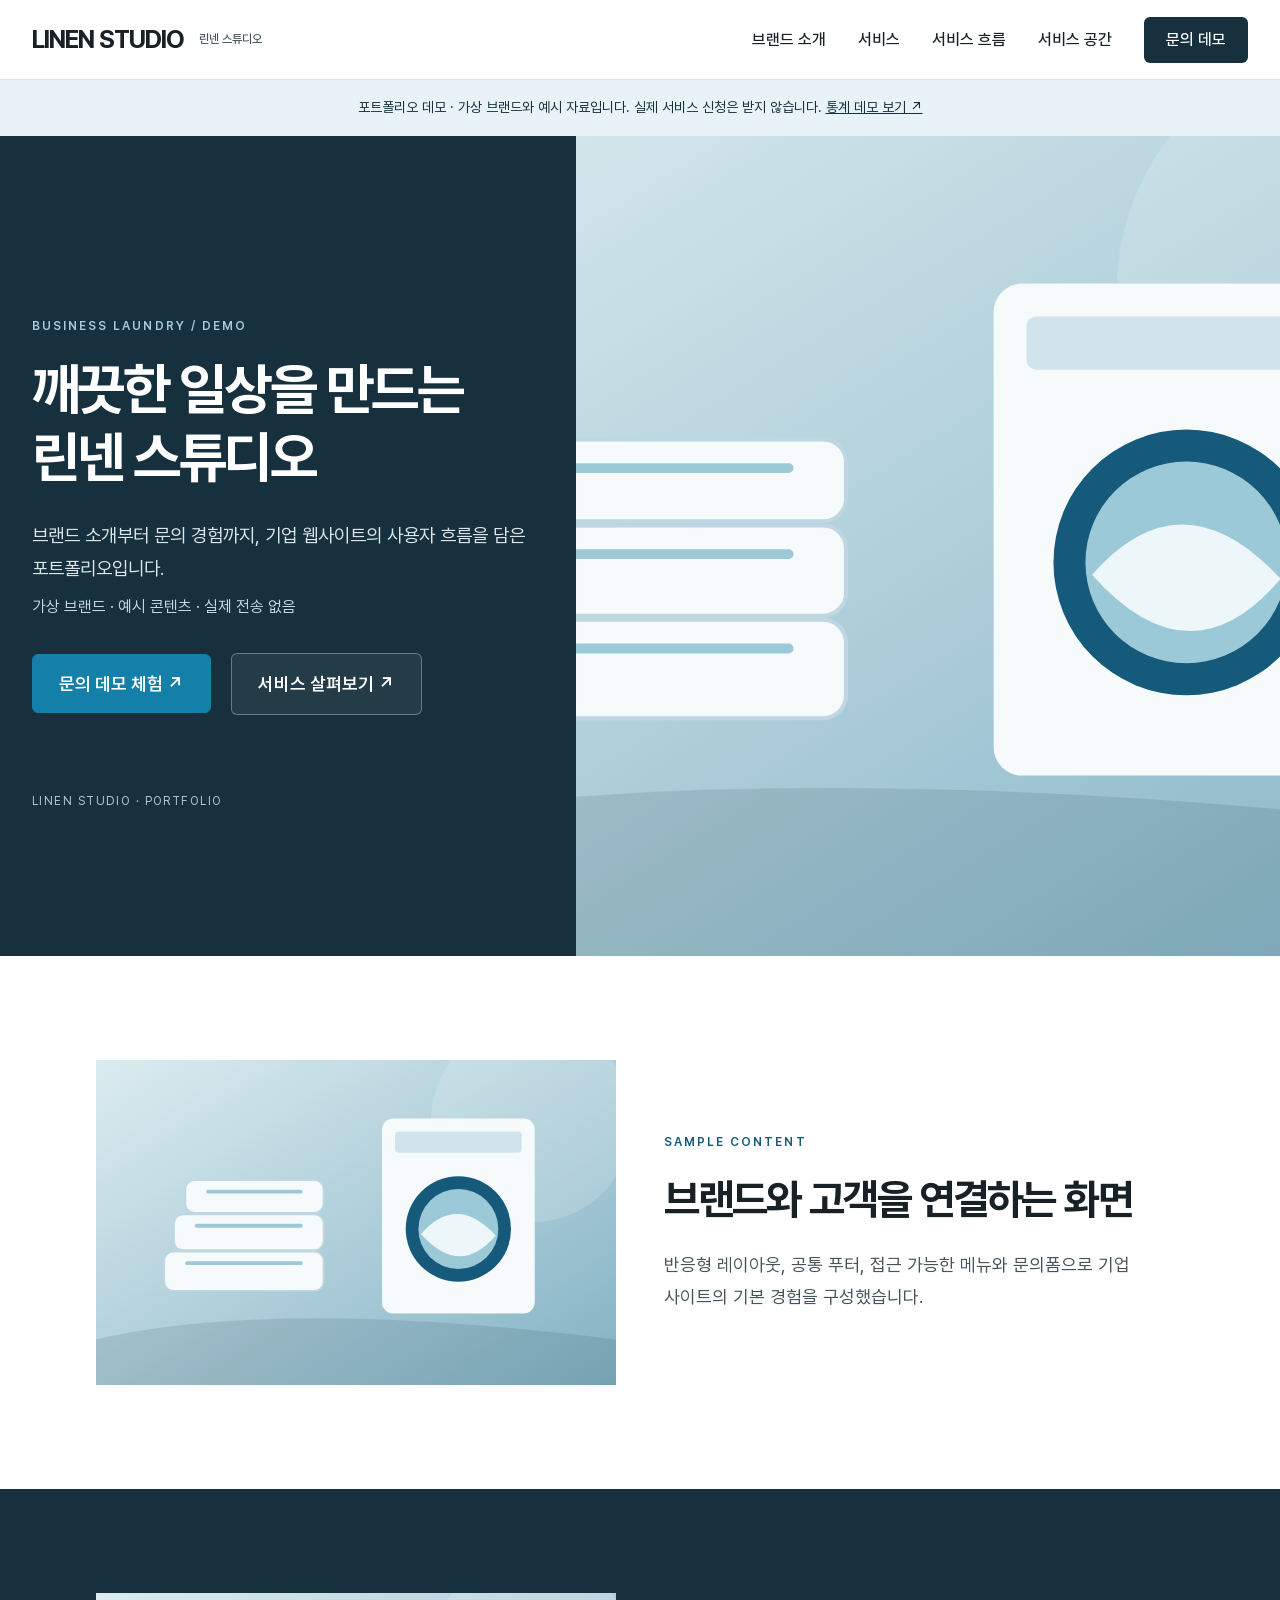
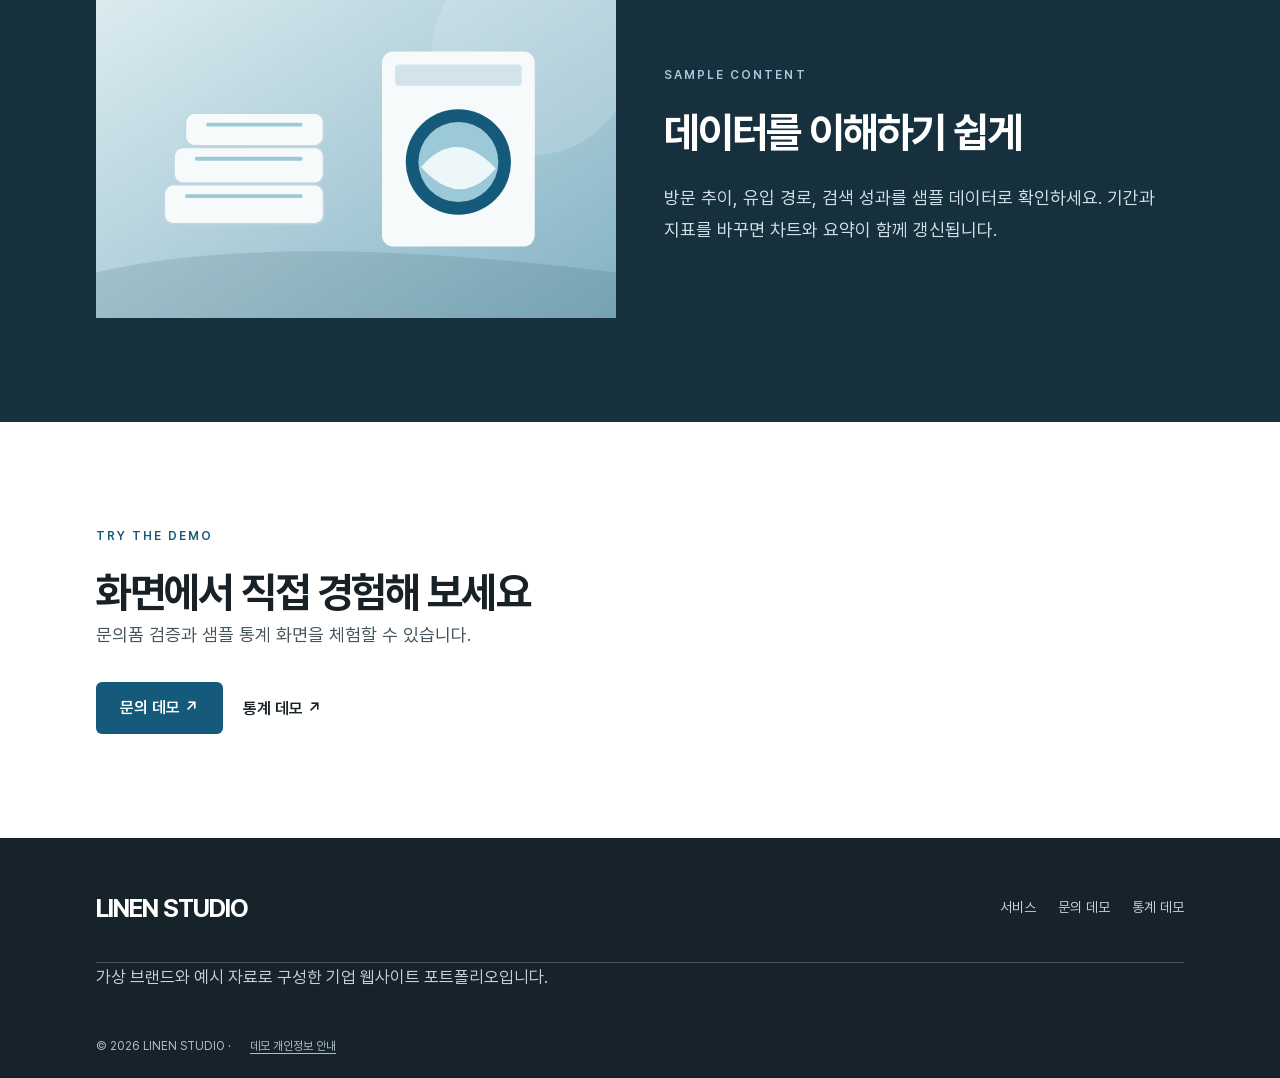
<file: index.html>
<!doctype html>
<html lang="ko">

<head>
    <meta charset="utf-8">
    
    
    
    <meta name="viewport" content="width=device-width, initial-scale=1">
    <title>린넨 스튜디오 | 기업 웹사이트 포트폴리오</title>
    <meta name="description" content="린넨 스튜디오: 가상 브랜드로 재구성한 기업 웹사이트 포트폴리오 데모.">
    <meta name="twitter:card" content="summary_large_image">
    
    
    <link rel="icon" type="image/svg+xml" href="/assets/favicon.svg">
    <link rel="stylesheet" href="/styles.css">
    <script src="/app.js" defer></script>
</head>

<body class="home-page"><a class="skip-link" href="#main">본문 바로가기</a>
    <header class="header"><a class="wordmark" href="/" aria-label="린넨 스튜디오 홈">LINEN STUDIO<span>린넨 스튜디오</span></a><button
            class="menu-toggle" aria-expanded="false" aria-controls="navigation">메뉴 <span
                aria-hidden="true">＋</span></button>
        <nav id="navigation" aria-label="주요 메뉴"><a href="/about/" class="">브랜드 소개</a><a href="/services/"
                class="">서비스</a><a href="/process/" class="">서비스 흐름</a><a href="/facility/" class="">서비스 공간</a><a
                href="/contact/" class="nav-contact">문의 데모</a></nav>
    </header>
    <main id="main"><p class="demo-banner">포트폴리오 데모 · 가상 브랜드와 예시 자료입니다. 실제 서비스 신청은 받지 않습니다. <a href="/dashboard/">통계 데모 보기 ↗</a></p><section class="hero"><div class="hero-copy"><p class="eyebrow">BUSINESS LAUNDRY / DEMO</p><h1>깨끗한 일상을 만드는<br>린넨 스튜디오</h1><p class="lead">브랜드 소개부터 문의 경험까지, 기업 웹사이트의 사용자 흐름을 담은 포트폴리오입니다.</p><p class="caption">가상 브랜드 · 예시 콘텐츠 · 실제 전송 없음</p><div class="actions"><a class="button" href="/contact/">문의 데모 체험 ↗</a><a class="text-link" href="/services/">서비스 살펴보기 ↗</a></div><p class="hero-bottom">LINEN STUDIO · PORTFOLIO</p></div><figure class="photo"><img src="/assets/linen-illustration.svg" width="1600" height="1000" alt="데모용 린넨과 세탁기를 표현한 추상 일러스트"></figure></section><section class="section "><div class="container"><div class="split"><figure class="photo"><img src="/assets/linen-illustration.svg" width="1600" height="1000" alt="데모용 린넨과 세탁기를 표현한 추상 일러스트"></figure><div><p class="eyebrow">SAMPLE CONTENT</p><h2>브랜드와 고객을 연결하는 화면</h2><p class="lead">반응형 레이아웃, 공통 푸터, 접근 가능한 메뉴와 문의폼으로 기업 사이트의 기본 경험을 구성했습니다.</p></div></div></div></section><section class="section dark"><div class="container"><div class="split"><figure class="photo"><img src="/assets/linen-illustration.svg" width="1600" height="1000" alt="데모용 린넨과 세탁기를 표현한 추상 일러스트"></figure><div><p class="eyebrow">SAMPLE CONTENT</p><h2>데이터를 이해하기 쉽게</h2><p class="lead">방문 추이, 유입 경로, 검색 성과를 샘플 데이터로 확인하세요. 기간과 지표를 바꾸면 차트와 요약이 함께 갱신됩니다.</p></div></div></div></section><section class="section"><div class="container"><p class="eyebrow">TRY THE DEMO</p><h2>화면에서 직접 경험해 보세요</h2><p class="lead">문의폼 검증과 샘플 통계 화면을 체험할 수 있습니다.</p><div class="actions"><a class="button" href="/contact/">문의 데모 ↗</a><a class="text-link" href="/dashboard/">통계 데모 ↗</a></div></div></section></main>
    
    <footer data-include="footer"></footer>
</body>

</html>
</file>
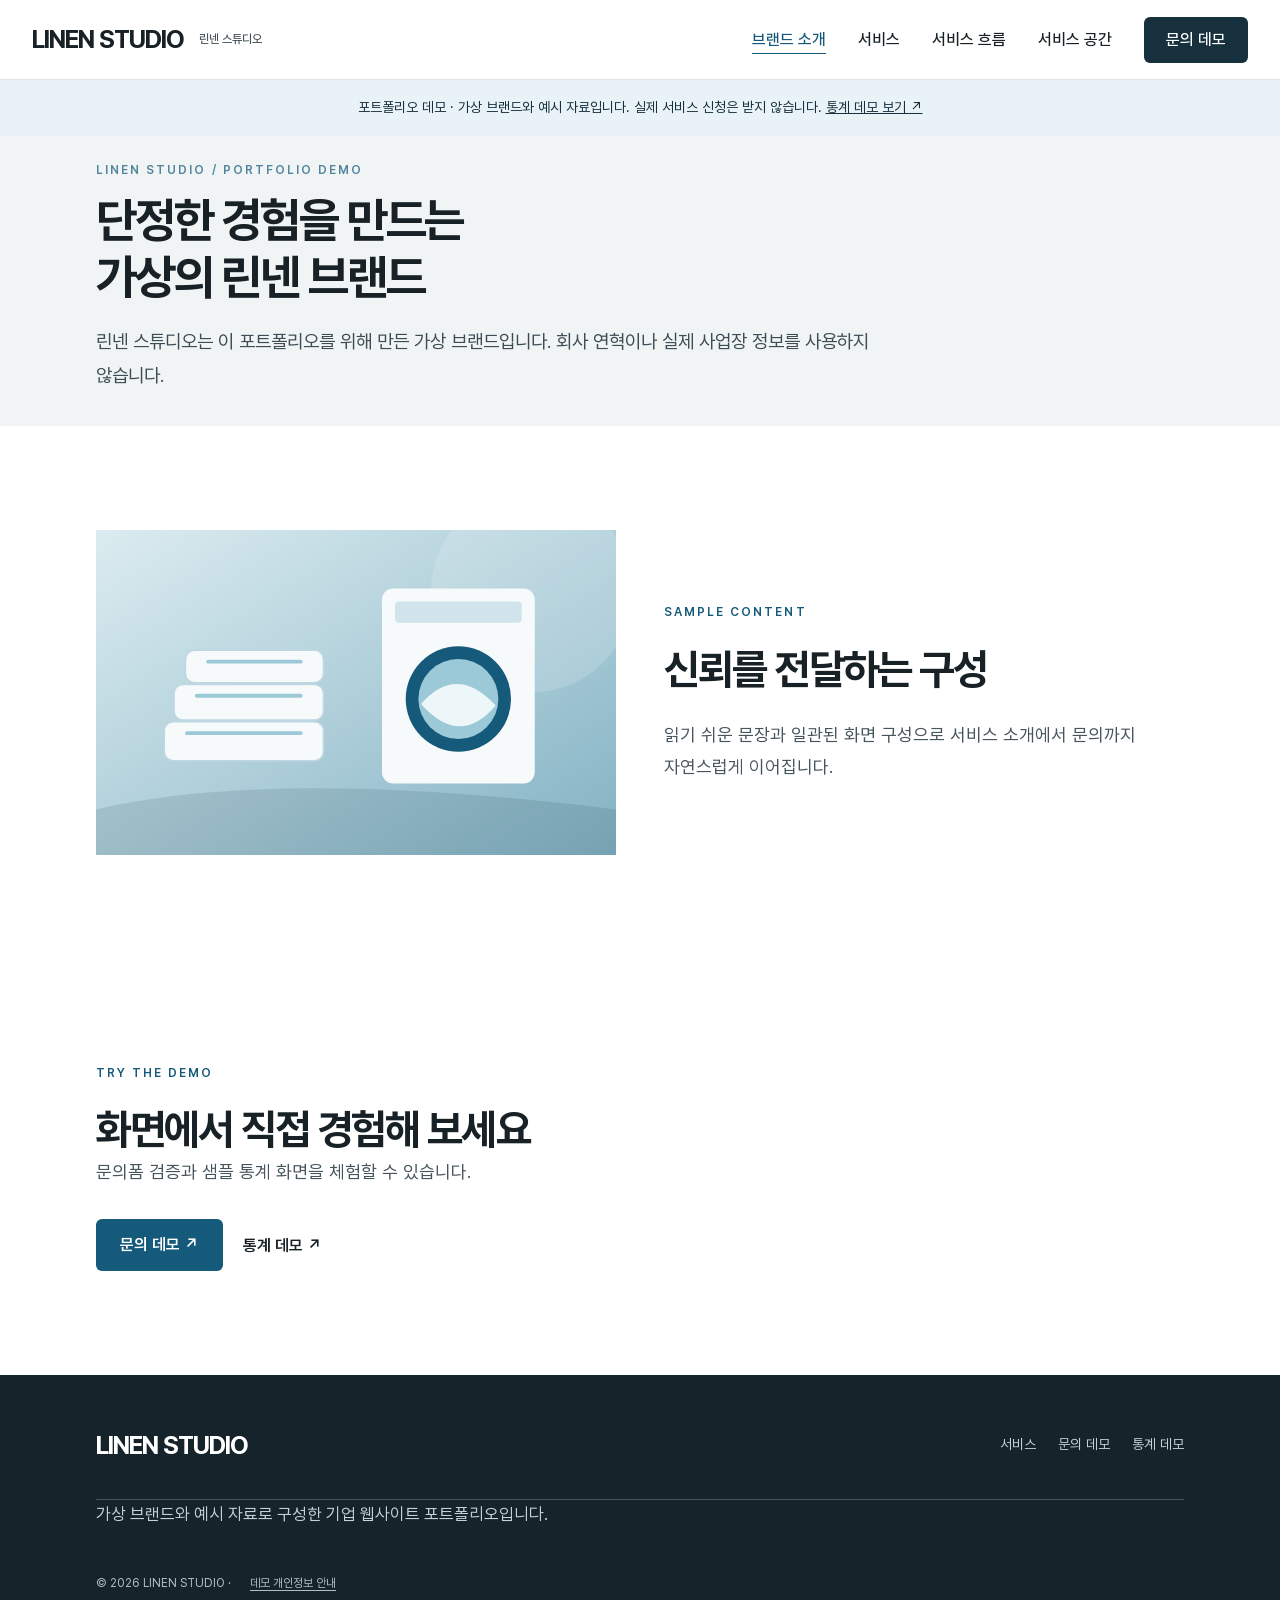
<file: about/index.html>
<!doctype html>
<html lang="ko">

<head>
    <meta charset="utf-8">
    
    
    
    <meta name="viewport" content="width=device-width, initial-scale=1">
    <title>린넨 스튜디오 | 기업 웹사이트 포트폴리오</title>
    <meta name="description" content="린넨 스튜디오: 가상 브랜드로 재구성한 기업 웹사이트 포트폴리오 데모.">
    <meta name="twitter:card" content="summary_large_image">
    
    <link rel="icon" type="image/svg+xml" href="/assets/favicon.svg">
    <link rel="stylesheet" href="/styles.css">
    <script src="/app.js" defer></script>
</head>

<body><a class="skip-link" href="#main">본문 바로가기</a>
    <header class="header"><a class="wordmark" href="/" aria-label="린넨 스튜디오 홈">LINEN STUDIO<span>린넨 스튜디오</span></a><button
            class="menu-toggle" aria-expanded="false" aria-controls="navigation">메뉴 <span
                aria-hidden="true">＋</span></button>
        <nav id="navigation" aria-label="주요 메뉴"><a href="/about/" class="" aria-current="page">브랜드 소개</a><a
                href="/services/" class="">서비스</a><a href="/process/" class="">서비스 흐름</a><a href="/facility/"
                class="">서비스 공간</a><a href="/contact/" class="nav-contact">문의 데모</a></nav>
    </header>
    <main id="main"><p class="demo-banner">포트폴리오 데모 · 가상 브랜드와 예시 자료입니다. 실제 서비스 신청은 받지 않습니다. <a href="/dashboard/">통계 데모 보기 ↗</a></p><section class="page-hero"><div class="container"><p class="eyebrow">LINEN STUDIO / PORTFOLIO DEMO</p><h1>단정한 경험을 만드는<br>가상의 린넨 브랜드</h1><p class="lead">린넨 스튜디오는 이 포트폴리오를 위해 만든 가상 브랜드입니다. 회사 연혁이나 실제 사업장 정보를 사용하지 않습니다.</p></div></section><section class="section "><div class="container"><div class="split"><figure class="photo"><img src="/assets/linen-illustration.svg" width="1600" height="1000" alt="데모용 린넨과 세탁기를 표현한 추상 일러스트"></figure><div><p class="eyebrow">SAMPLE CONTENT</p><h2>신뢰를 전달하는 구성</h2><p class="lead">읽기 쉬운 문장과 일관된 화면 구성으로 서비스 소개에서 문의까지 자연스럽게 이어집니다.</p></div></div></div></section><section class="section"><div class="container"><p class="eyebrow">TRY THE DEMO</p><h2>화면에서 직접 경험해 보세요</h2><p class="lead">문의폼 검증과 샘플 통계 화면을 체험할 수 있습니다.</p><div class="actions"><a class="button" href="/contact/">문의 데모 ↗</a><a class="text-link" href="/dashboard/">통계 데모 ↗</a></div></div></section></main>
    
    <footer data-include="footer"></footer>
</body>

</html>
</file>
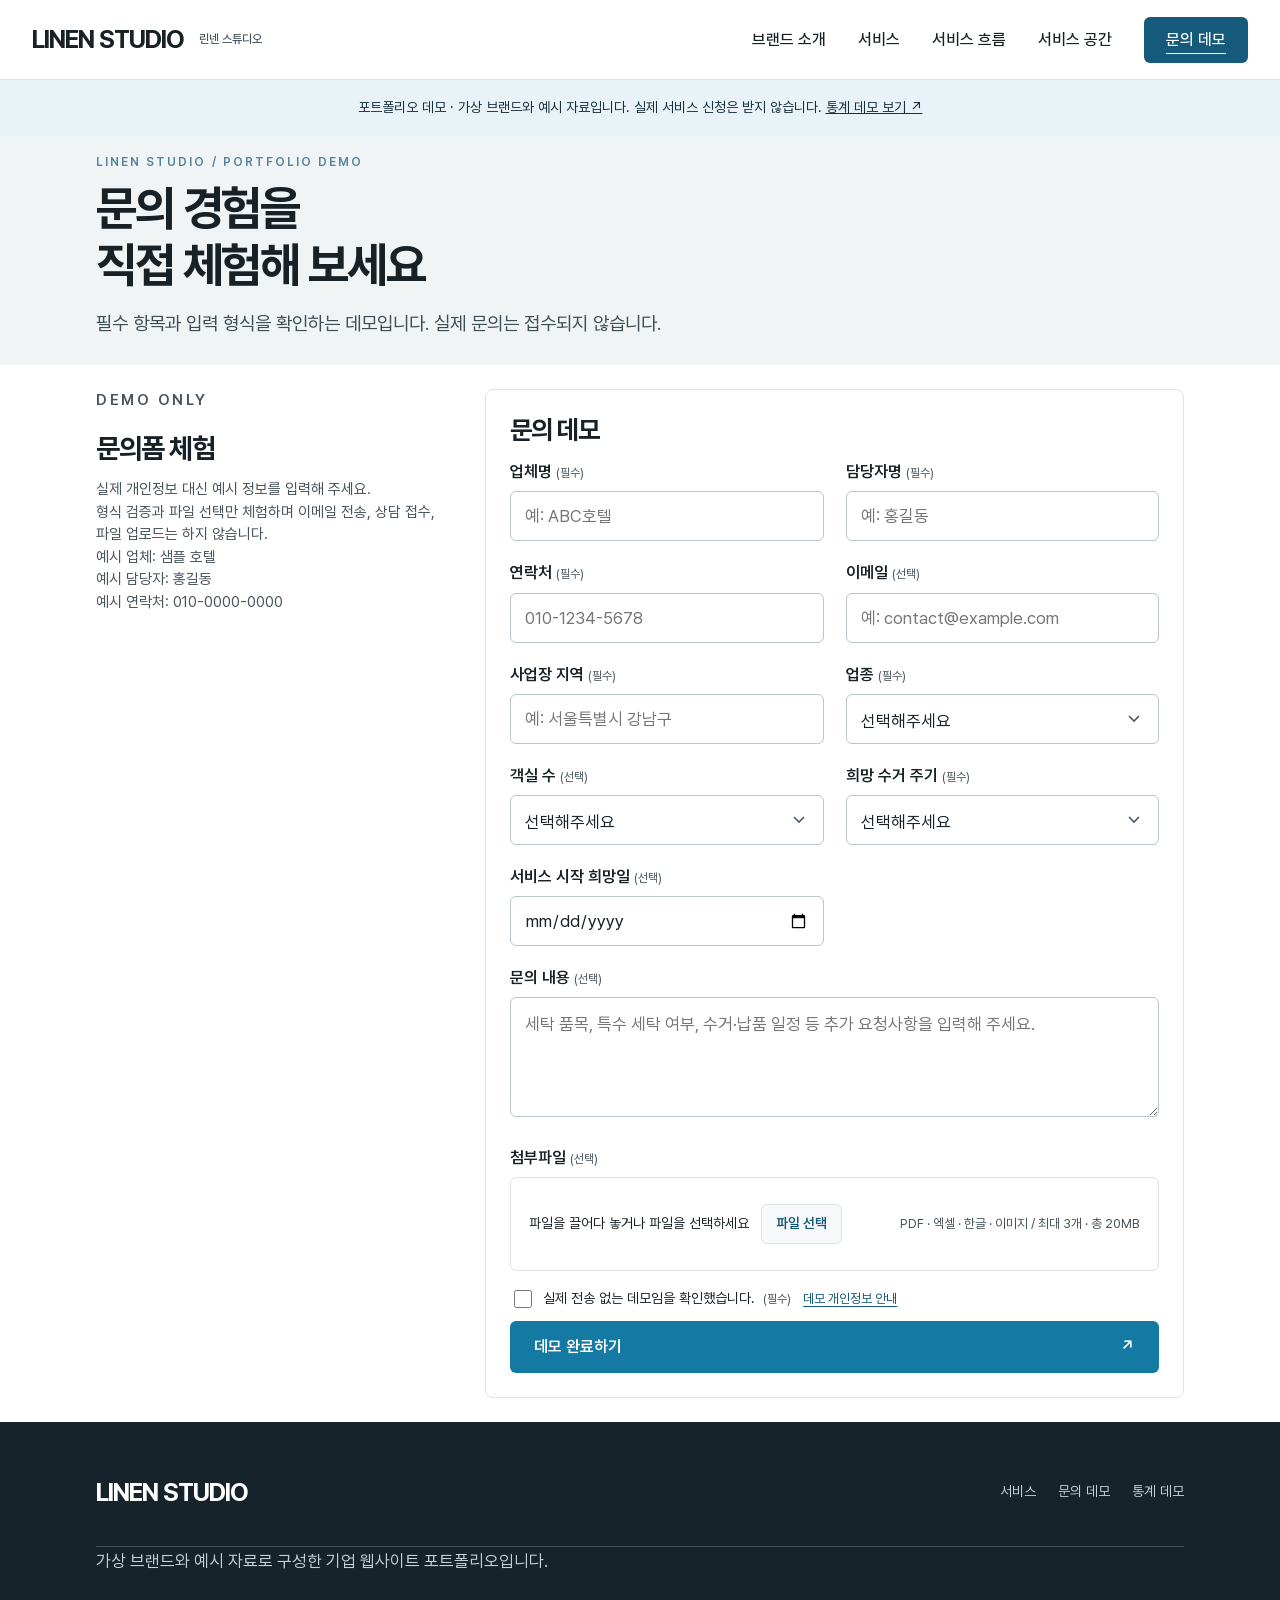
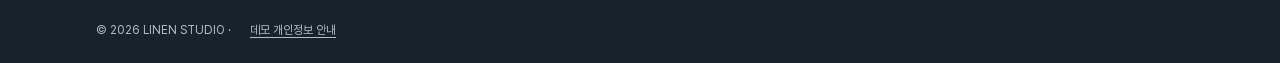
<file: contact/index.html>
<!doctype html>
<html lang="ko">

<head>
    <meta charset="utf-8">
    
    
    
    <meta name="viewport" content="width=device-width, initial-scale=1">
    <title>호텔 세탁 견적·린넨 세탁 비용 문의 | 린넨 스튜디오</title>
    <meta name="description" content="린넨 스튜디오: 가상 브랜드로 재구성한 기업 웹사이트 포트폴리오 데모.">
    <meta name="twitter:card" content="summary_large_image">
    
    <link rel="icon" type="image/svg+xml" href="/assets/favicon.svg">
    <link rel="stylesheet" href="/styles.css">
    
    <script src="/app.js" defer></script>
</head>

<body class="contact-page"><a class="skip-link" href="#main">본문 바로가기</a>
    <header class="header"><a class="wordmark" href="/" aria-label="린넨 스튜디오 홈">LINEN STUDIO<span>린넨 스튜디오</span></a><button
            class="menu-toggle" aria-expanded="false" aria-controls="navigation">메뉴 <span
                aria-hidden="true">＋</span></button>
        <nav id="navigation" aria-label="주요 메뉴"><a href="/about/" class="">브랜드 소개</a><a href="/services/"
                class="">서비스</a><a href="/process/" class="">서비스 흐름</a><a href="/facility/" class="">서비스 공간</a><a
                href="/contact/" class="nav-contact" aria-current="page">문의 데모</a></nav>
    </header>
    <main id="main"><p class="demo-banner">포트폴리오 데모 · 가상 브랜드와 예시 자료입니다. 실제 서비스 신청은 받지 않습니다. <a href="/dashboard/">통계 데모 보기 ↗</a></p>
        <section class="page-hero"><div class="container"><p class="eyebrow">LINEN STUDIO / PORTFOLIO DEMO</p><h1>문의 경험을<br>직접 체험해 보세요</h1><p class="lead">필수 항목과 입력 형식을 확인하는 데모입니다. 실제 문의는 접수되지 않습니다.</p></div></section>
        <section class="section " id="section-2" tabindex="-1">
            <div class="container">
                <div class="contact-layout">
                    <aside class="contact-info"><p class="eyebrow">DEMO ONLY</p><h2>문의폼 체험</h2><p>실제 개인정보 대신 예시 정보를 입력해 주세요.</p><p>형식 검증과 파일 선택만 체험하며 이메일 전송, 상담 접수, 파일 업로드는 하지 않습니다.</p><p>예시 업체: 샘플 호텔<br>예시 담당자: 홍길동<br>예시 연락처: 010-0000-0000</p></aside>
                    <form id="inquiry-form" novalidate>
                        <h2>문의 데모</h2>
                        <div class="form-honeypot" hidden aria-hidden="true"><label for="website">이 항목은 비워두세요</label><input type="text" id="website" name="website" tabindex="-1" autocomplete="off"></div>
                        <div class="form-grid">
                            <div class="field "><label for="company">업체명 <span>(필수)</span></label><input type="text"
                                    id="company" name="company" aria-describedby="company-error" required
                                    maxlength="100" placeholder="예: ABC호텔">
                                <p class="field-error" id="company-error" aria-live="polite"></p>
                            </div>
                            <div class="field "><label for="contact_name">담당자명 <span>(필수)</span></label><input type="text"
                                    id="contact_name" name="contact_name" aria-describedby="contact_name-error" required
                                    maxlength="50" autocomplete="name" placeholder="예: 홍길동">
                                <p class="field-error" id="contact_name-error" aria-live="polite"></p>
                            </div>
                            <div class="field "><label for="phone">연락처 <span>(필수)</span></label><input type="tel"
                                    id="phone" name="phone" aria-describedby="phone-error" required autocomplete="tel"
                                    inputmode="tel" maxlength="30" placeholder="010-1234-5678">
                                <p class="field-error" id="phone-error" aria-live="polite"></p>
                            </div>
                            <div class="field "><label for="email">이메일 <span>(선택)</span></label><input type="email"
                                    id="email" name="email" aria-describedby="email-error" autocomplete="email"
                                    maxlength="150" placeholder="예: contact@example.com">
                                <p class="field-error" id="email-error" aria-live="polite"></p>
                            </div>
                            <div class="field "><label for="region">사업장 지역 <span>(필수)</span></label><input type="text"
                                    id="region" name="region" aria-describedby="region-error" required maxlength="100"
                                    placeholder="예: 서울특별시 강남구">
                                <p class="field-error" id="region-error" aria-live="polite"></p>
                            </div>
                            <div class="field "><label for="industry">업종 <span>(필수)</span></label><select id="industry"
                                    name="industry" aria-describedby="industry-error" required>
                                    <option value="">선택해주세요</option>
                                    <option>호텔</option>
                                    <option>리조트</option>
                                    <option>연수원 / 기업 교육시설</option>
                                    <option>골프장</option>
                                    <option>사우나 / 찜질방</option>
                                    <option>음식점</option>
                                    <option>기타</option>
                                </select>
                                <p class="field-error" id="industry-error" aria-live="polite"></p>
                            </div>
                            <div class="field "><label for="rooms">객실 수 <span>(선택)</span></label><select id="rooms"
                                    name="rooms" aria-describedby="rooms-error">
                                    <option value="">선택해주세요</option>
                                    <option>0</option>
                                    <option>50</option>
                                    <option>100</option>
                                    <option>200</option>
                                    <option>250</option>
                                    <option>300 이상</option>
                                </select>
                                <p class="field-error" id="rooms-error" aria-live="polite"></p>
                            </div>
                            <div class="field "><label for="frequency">희망 수거 주기 <span>(필수)</span></label><select
                                    id="frequency" name="frequency" aria-describedby="frequency-error" required>
                                    <option value="">선택해주세요</option>
                                    <option>매일</option>
                                    <option>주 6회</option>
                                    <option>주 3~5회</option>
                                    <option>주 1~2회</option>
                                    <option>협의 필요</option>
                                </select>
                                <p class="field-error" id="frequency-error" aria-live="polite"></p>
                            </div>
                            <div class="field "><label for="start">서비스 시작 희망일 <span>(선택)</span></label><input
                                    type="date" id="start" name="start" aria-describedby="start-error">
                                <p class="field-error" id="start-error" aria-live="polite"></p>
                            </div>
                            <div class="field wide"><label for="message">문의 내용 <span>(선택)</span></label><textarea
                                    id="message" name="message" aria-describedby="message-error" rows="5" spellcheck="false"
                                    maxlength="3000" placeholder="세탁 품목, 특수 세탁 여부, 수거·납품 일정 등 추가 요청사항을 입력해 주세요."></textarea>
                                <p class="field-error" id="message-error" aria-live="polite"></p>
                            </div>
                            <div class="field wide attachment-field"><label for="files">첨부파일 <span>(선택)</span></label>
                                <input type="file" id="files" name="files" multiple tabindex="-1" accept=".pdf,.hwp,.hwpx,.doc,.docx,.xls,.xlsx,.csv,.jpg,.jpeg,.png,.webp,.heic" aria-describedby="files-limits files-error">
                                <div class="attachment-upload">
                                    <div class="attachment-dropzone" role="button" tabindex="0" aria-label="첨부파일 선택 또는 드래그 앤 드롭" aria-describedby="files-limits files-error">
                                        <div class="attachment-action"><span>파일을 끌어다 놓거나 파일을 선택하세요</span><span class="file-picker-button">파일 선택</span></div>
                                        <div class="attachment-limits" id="files-limits">PDF · 엑셀 · 한글 · 이미지 / 최대 3개 · 총 20MB</div>
                                        <div class="attachment-complete" aria-live="polite"><span id="attachment-status"></span><span class="file-picker-button">파일 추가</span><span class="attachment-max">최대 3개</span></div>
                                    </div>
                                    <div id="files-help" class="attachment-list" aria-live="polite"></div>
                                </div>
                                <p class="field-error" id="files-error" aria-live="polite"></p>
                            </div>
                        </div>
                        <p id="form-message" role="status" aria-live="polite"></p>
                        <div class="form-privacy-row"><label class="form-privacy-consent" for="privacy-consent"><input type="checkbox" id="privacy-consent" name="privacyConsent" required> 실제 전송 없는 데모임을 확인했습니다. <span>(필수)</span></label><a href="/privacy/">데모 개인정보 안내</a></div>
                        
                        <button class="button"
                            type="submit" disabled>데모 완료하기 <span aria-hidden="true">↗</span></button><noscript>
                            <p>문의폼에는 JavaScript가 필요합니다. 이 데모를 체험하려면 JavaScript를 켜주세요.</p>
                        </noscript>
                    </form>
                </div>
            </div>
        </section>
    </main>
    
    <footer data-include="footer"></footer>
</body>

</html>
</file>
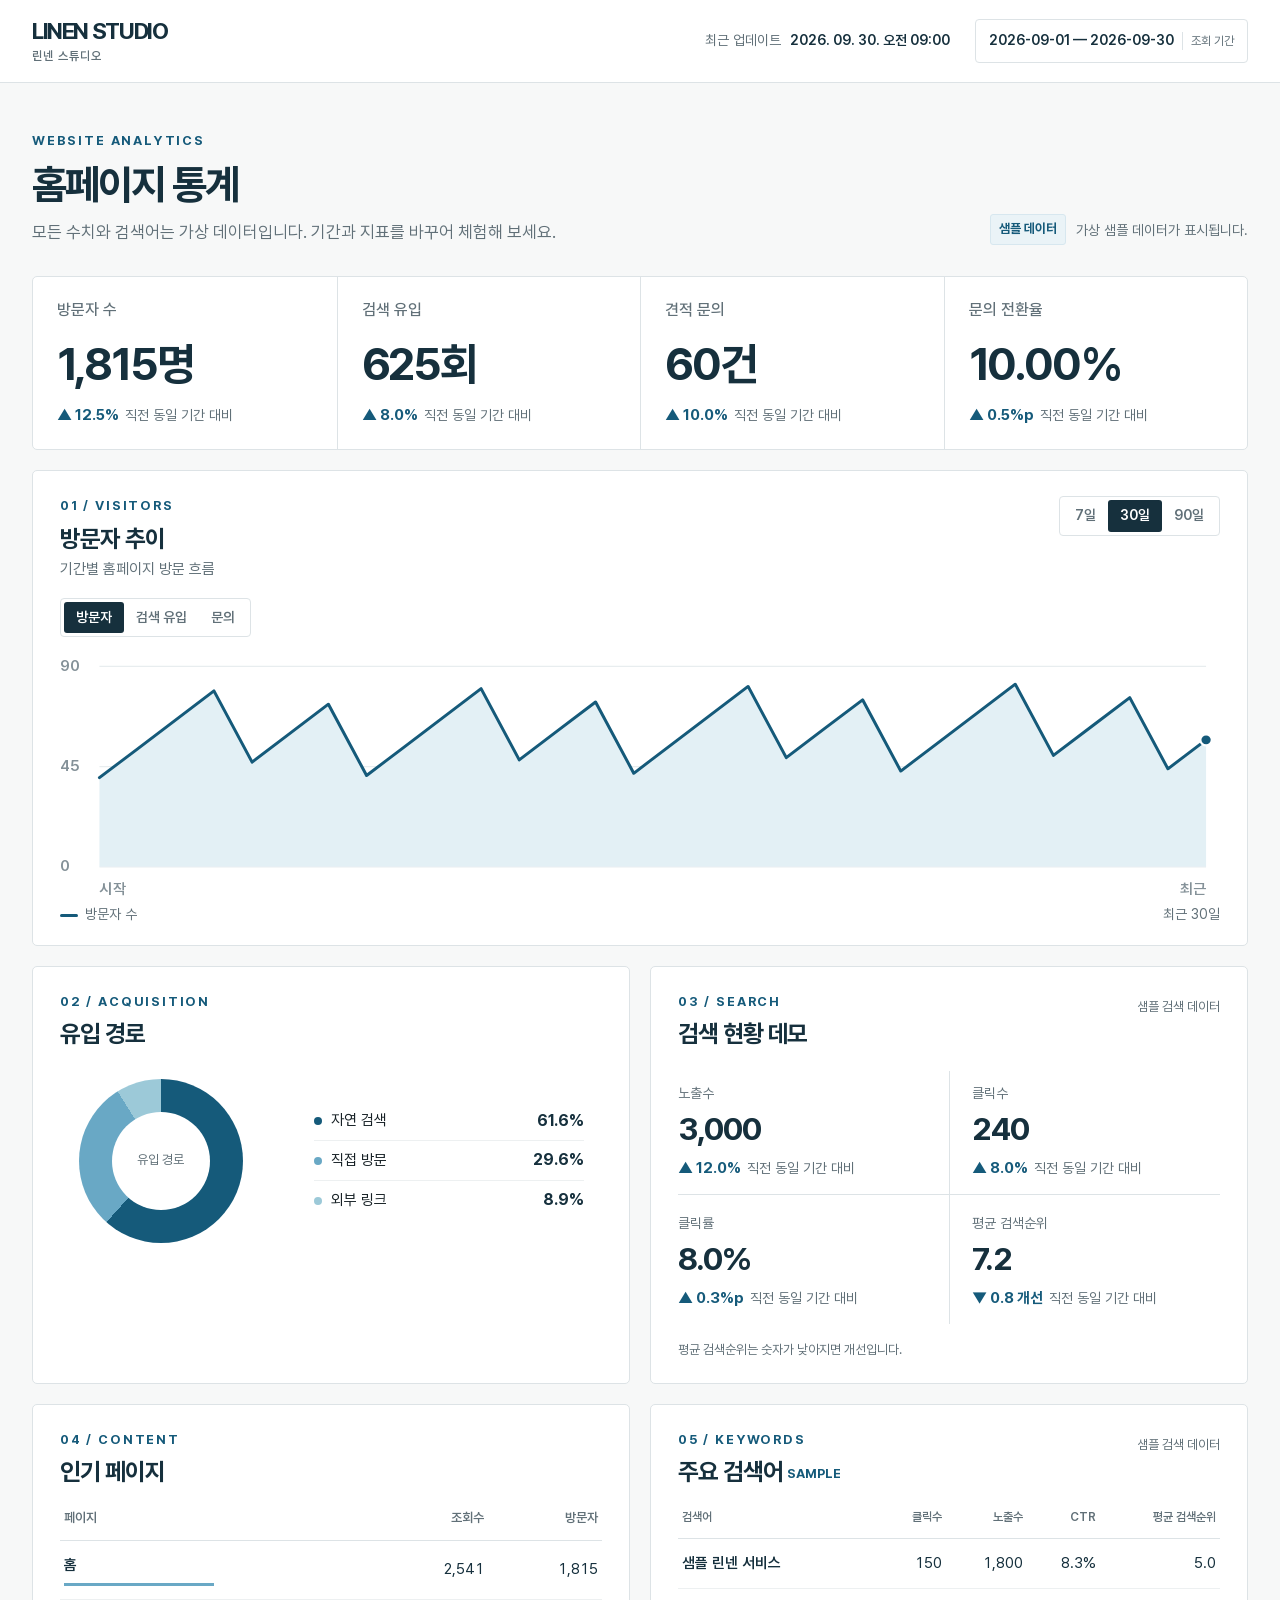
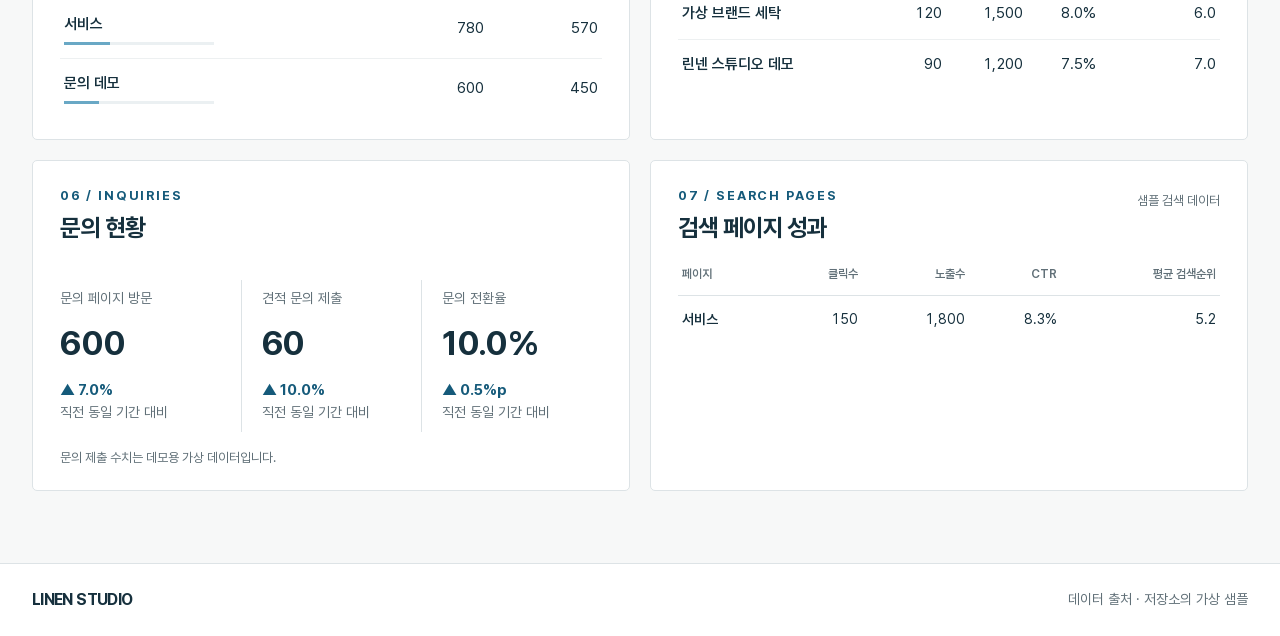
<file: dashboard/index.html>
<!doctype html>
<html lang="ko">
<head>
  <meta charset="utf-8">
  <meta name="viewport" content="width=device-width, initial-scale=1">
  <meta name="robots" content="noindex, nofollow">
  <meta name="description" content="린넨 스튜디오: 가상 브랜드로 재구성한 기업 웹사이트 포트폴리오 데모.">
  <link rel="icon" type="image/svg+xml" href="/assets/favicon.svg">
  <title>홈페이지 통계 | LINEN STUDIO</title>
  <link rel="stylesheet" href="/dashboard/styles.css">
  <script src="/dashboard/app.js" defer></script>
</head>
<body>
  <a class="skip-link" href="#main">본문 바로가기</a>
  <header class="topbar">
    <div class="wrap topbar-inner">
      <a class="wordmark" href="/" aria-label="린넨 스튜디오 홈페이지">LINEN STUDIO<span>린넨 스튜디오</span></a>
      <div class="topbar-meta">
        <span class="updated">최근 업데이트 <strong id="updated-at">—</strong></span>
        <span class="period" aria-label="조회 기간"><span id="period-label">—</span><span class="period-note">조회 기간</span></span>
      </div>
    </div>
  </header>

  <main id="main" class="wrap">
    <div class="intro">
      <div>
        <p class="eyebrow">WEBSITE ANALYTICS</p>
        <h1>홈페이지 통계</h1>
        <p class="intro-copy">모든 수치와 검색어는 가상 데이터입니다. 기간과 지표를 바꾸어 체험해 보세요.</p>
      </div>
      <p class="sample-notice" id="status" role="status" aria-live="polite"><strong>불러오는 중</strong><span>통계 데이터를 불러오는 중입니다.</span></p>
    </div>

    <section class="kpi-section" aria-label="핵심 지표">
      <div id="kpis" class="kpi-grid"></div>
    </section>

    <section class="panel trend-panel" aria-labelledby="trend-title">
      <div class="panel-heading">
        <div><p class="section-index">01 / VISITORS</p><h2 id="trend-title">방문자 추이</h2><p class="section-subtitle">기간별 홈페이지 방문 흐름</p></div>
        <div class="segmented" role="group" aria-label="방문자 추이 기간">
          <button type="button" data-days="7" aria-pressed="false">7일</button>
          <button type="button" data-days="30" aria-pressed="true">30일</button>
          <button type="button" data-days="90" aria-pressed="false">90일</button>
        </div>
      </div>
      <div class="segmented metric-toggle" role="group" aria-label="추이 지표">
        <button type="button" data-metric="activeUsers" aria-pressed="true">방문자</button>
        <button type="button" data-metric="searchSessions" aria-pressed="false">검색 유입</button>
        <button type="button" data-metric="inquiries" aria-pressed="false">문의</button>
      </div>
      <div id="trend-chart" class="trend-chart"></div>
      <p class="chart-caption"><span class="line-key" aria-hidden="true"></span><span id="trend-label">방문자 수</span> <span id="trend-period"></span></p>
    </section>

    <div class="two-column">
      <section class="panel" aria-labelledby="sources-title">
        <div class="panel-heading"><div><p class="section-index">02 / ACQUISITION</p><h2 id="sources-title">유입 경로</h2></div></div>
        <div class="sources-layout"><div id="source-donut" class="donut" role="img"></div><ul id="source-list" class="source-list"></ul></div>
      </section>
      <section class="panel" aria-labelledby="search-title">
        <div class="panel-heading"><div><p class="section-index">03 / SEARCH</p><h2 id="search-title">검색 현황 데모</h2></div><span class="source-label">샘플 검색 데이터</span></div>
        <div id="search-stats" class="search-stats"></div>
        <p class="panel-footnote">평균 검색순위는 숫자가 낮아지면 개선입니다.</p>
      </section>
    </div>

    <div class="two-column">
      <section class="panel" aria-labelledby="pages-title">
        <div class="panel-heading"><div><p class="section-index">04 / CONTENT</p><h2 id="pages-title">인기 페이지</h2></div></div>
        <div class="table-wrap"><table><thead><tr><th scope="col">페이지</th><th scope="col" class="number">조회수</th><th scope="col" class="number">방문자</th></tr></thead><tbody id="pages-body"></tbody></table></div>
      </section>
      <section class="panel" aria-labelledby="queries-title">
        <div class="panel-heading"><div><p class="section-index">05 / KEYWORDS</p><h2 id="queries-title">주요 검색어 <span class="top-five">SAMPLE</span></h2></div><span class="source-label">샘플 검색 데이터</span></div>
        <div class="table-wrap"><table class="metrics-table"><thead><tr><th scope="col">검색어</th><th scope="col" class="number">클릭수</th><th scope="col" class="number">노출수</th><th scope="col" class="number">CTR</th><th scope="col" class="number">평균 검색순위</th></tr></thead><tbody id="queries-body"></tbody></table></div>
      </section>
    </div>

    <div class="two-column bottom-row">
      <section class="panel" aria-labelledby="inquiry-title">
        <div class="panel-heading"><div><p class="section-index">06 / INQUIRIES</p><h2 id="inquiry-title">문의 현황</h2></div></div>
        <div id="inquiry-stats" class="inquiry-stats"></div>
        <p class="panel-footnote">문의 제출 수치는 데모용 가상 데이터입니다.</p>
      </section>
      <section class="panel" aria-labelledby="search-pages-title">
        <div class="panel-heading"><div><p class="section-index">07 / SEARCH PAGES</p><h2 id="search-pages-title">검색 페이지 성과</h2></div><span class="source-label">샘플 검색 데이터</span></div>
        <div class="table-wrap"><table class="metrics-table"><thead><tr><th scope="col">페이지</th><th scope="col" class="number">클릭수</th><th scope="col" class="number">노출수</th><th scope="col" class="number">CTR</th><th scope="col" class="number">평균 검색순위</th></tr></thead><tbody id="search-pages-body"></tbody></table></div>
      </section>
    </div>
  </main>

  <footer class="footer"><div class="wrap footer-inner"><strong>LINEN STUDIO</strong><span>데이터 출처 · 저장소의 가상 샘플</span></div></footer>
</body>
</html>
</file>
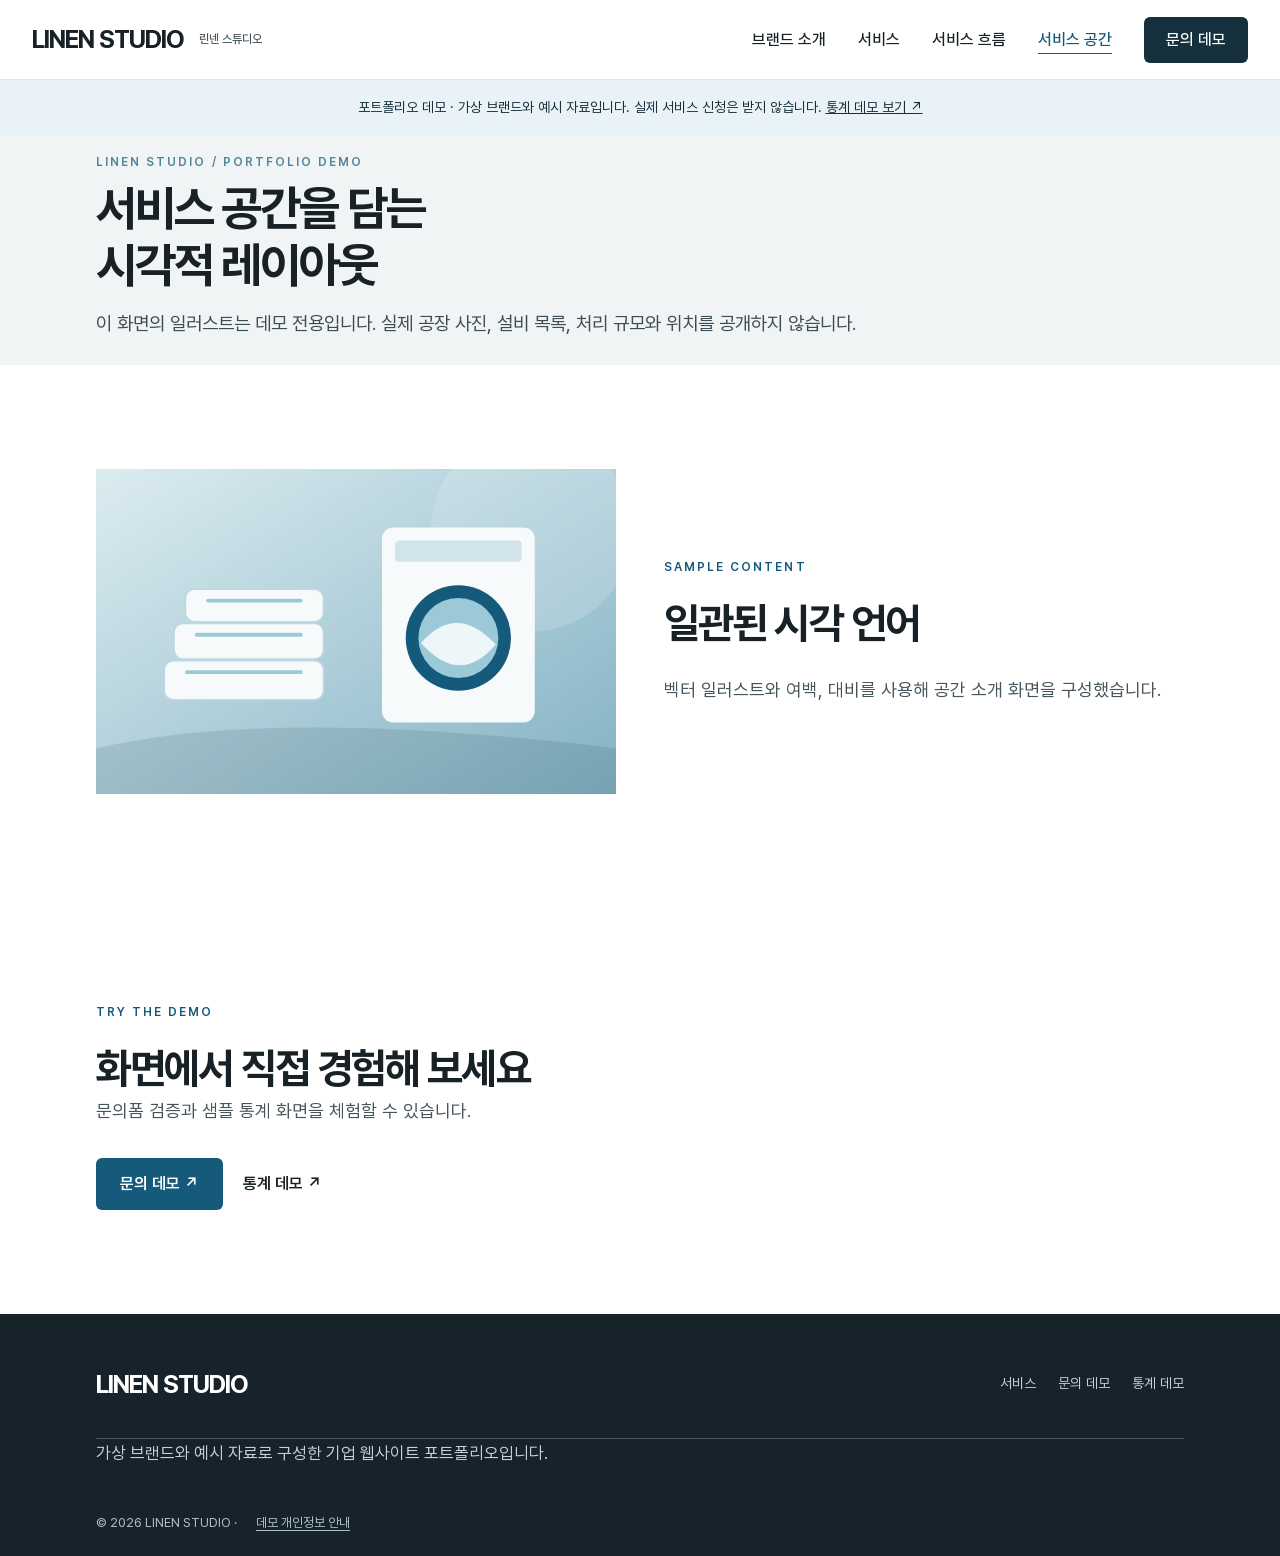
<file: facility/index.html>
<!doctype html>
<html lang="ko">

<head>
    <meta charset="utf-8">
    
    
    
    <meta name="viewport" content="width=device-width, initial-scale=1">
    <title>린넨 스튜디오 | 기업 웹사이트 포트폴리오</title>
    <meta name="description" content="린넨 스튜디오: 가상 브랜드로 재구성한 기업 웹사이트 포트폴리오 데모.">
    <meta name="twitter:card" content="summary_large_image">
    
    <link rel="icon" type="image/svg+xml" href="/assets/favicon.svg">
    <link rel="stylesheet" href="/styles.css">
    <script src="/app.js" defer></script>
</head>

<body class="facility-page"><a class="skip-link" href="#main">본문 바로가기</a>
    <header class="header"><a class="wordmark" href="/" aria-label="린넨 스튜디오 홈">LINEN STUDIO<span>린넨 스튜디오</span></a><button
            class="menu-toggle" aria-expanded="false" aria-controls="navigation">메뉴 <span
                aria-hidden="true">＋</span></button>
        <nav id="navigation" aria-label="주요 메뉴"><a href="/about/" class="">브랜드 소개</a><a href="/services/"
                class="">서비스</a><a href="/process/" class="">서비스 흐름</a><a href="/facility/" class=""
                aria-current="page">서비스 공간</a><a href="/contact/" class="nav-contact">문의 데모</a></nav>
    </header>
    <main id="main"><p class="demo-banner">포트폴리오 데모 · 가상 브랜드와 예시 자료입니다. 실제 서비스 신청은 받지 않습니다. <a href="/dashboard/">통계 데모 보기 ↗</a></p><section class="page-hero"><div class="container"><p class="eyebrow">LINEN STUDIO / PORTFOLIO DEMO</p><h1>서비스 공간을 담는<br>시각적 레이아웃</h1><p class="lead">이 화면의 일러스트는 데모 전용입니다. 실제 공장 사진, 설비 목록, 처리 규모와 위치를 공개하지 않습니다.</p></div></section><section class="section "><div class="container"><div class="split"><figure class="photo"><img src="/assets/linen-illustration.svg" width="1600" height="1000" alt="데모용 린넨과 세탁기를 표현한 추상 일러스트"></figure><div><p class="eyebrow">SAMPLE CONTENT</p><h2>일관된 시각 언어</h2><p class="lead">벡터 일러스트와 여백, 대비를 사용해 공간 소개 화면을 구성했습니다.</p></div></div></div></section><section class="section"><div class="container"><p class="eyebrow">TRY THE DEMO</p><h2>화면에서 직접 경험해 보세요</h2><p class="lead">문의폼 검증과 샘플 통계 화면을 체험할 수 있습니다.</p><div class="actions"><a class="button" href="/contact/">문의 데모 ↗</a><a class="text-link" href="/dashboard/">통계 데모 ↗</a></div></div></section></main>
    
    <footer data-include="footer"></footer>
</body>

</html>
</file>
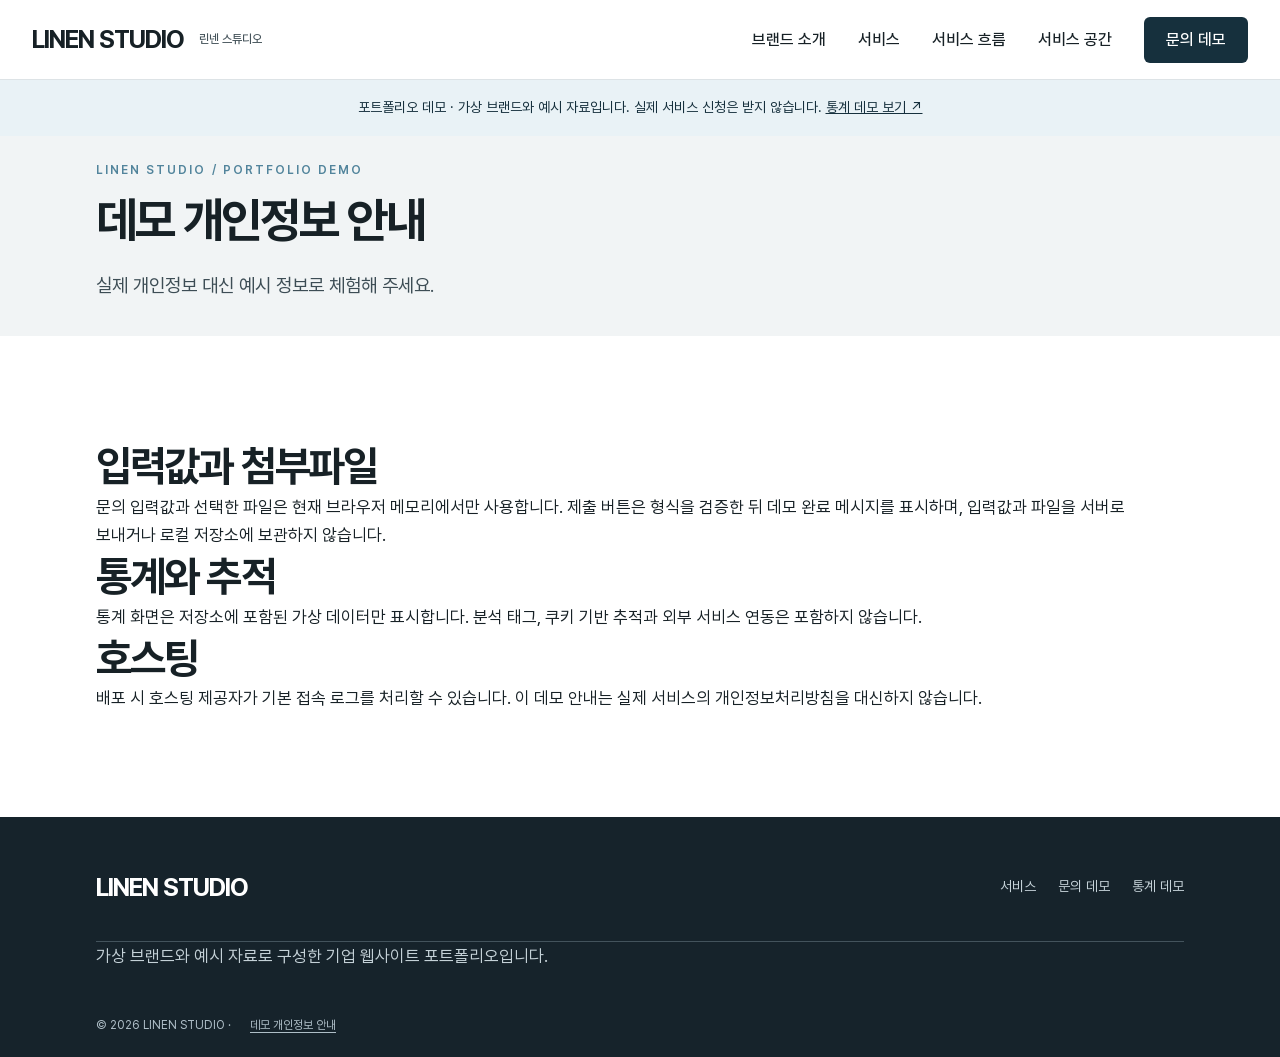
<file: privacy/index.html>
<!doctype html>
<html lang="ko">
<head>
    <meta charset="utf-8">
    
    
    
    <meta name="viewport" content="width=device-width, initial-scale=1">
    <title>린넨 스튜디오 | 기업 웹사이트 포트폴리오</title>
    <meta name="description" content="린넨 스튜디오: 가상 브랜드로 재구성한 기업 웹사이트 포트폴리오 데모.">
    <meta name="robots" content="noindex, follow">
    
    <link rel="icon" type="image/svg+xml" href="/assets/favicon.svg">
    <link rel="stylesheet" href="/styles.css">
    <script src="/app.js" defer></script>
</head>
<body class="privacy-page">
    <a class="skip-link" href="#main">본문 바로가기</a>
    <header class="header">
        <a class="wordmark" href="/" aria-label="린넨 스튜디오 홈">LINEN STUDIO<span>린넨 스튜디오</span></a>
        <button class="menu-toggle" aria-expanded="false" aria-controls="navigation">메뉴 <span aria-hidden="true">＋</span></button>
        <nav id="navigation" aria-label="주요 메뉴">
            <a href="/about/">브랜드 소개</a><a href="/services/">서비스</a><a href="/process/">서비스 흐름</a><a href="/facility/">서비스 공간</a><a href="/contact/" class="nav-contact">문의 데모</a>
        </nav>
    </header>
    <main id="main"><p class="demo-banner">포트폴리오 데모 · 가상 브랜드와 예시 자료입니다. 실제 서비스 신청은 받지 않습니다. <a href="/dashboard/">통계 데모 보기 ↗</a></p><section class="page-hero"><div class="container"><p class="eyebrow">LINEN STUDIO / PORTFOLIO DEMO</p><h1>데모 개인정보 안내</h1><p class="lead">실제 개인정보 대신 예시 정보로 체험해 주세요.</p></div></section><section class="section"><div class="container"><h2>입력값과 첨부파일</h2><p>문의 입력값과 선택한 파일은 현재 브라우저 메모리에서만 사용합니다. 제출 버튼은 형식을 검증한 뒤 데모 완료 메시지를 표시하며, 입력값과 파일을 서버로 보내거나 로컬 저장소에 보관하지 않습니다.</p><h2>통계와 추적</h2><p>통계 화면은 저장소에 포함된 가상 데이터만 표시합니다. 분석 태그, 쿠키 기반 추적과 외부 서비스 연동은 포함하지 않습니다.</p><h2>호스팅</h2><p>배포 시 호스팅 제공자가 기본 접속 로그를 처리할 수 있습니다. 이 데모 안내는 실제 서비스의 개인정보처리방침을 대신하지 않습니다.</p></div></section></main>
    <footer data-include="footer"></footer>
</body>
</html>
</file>
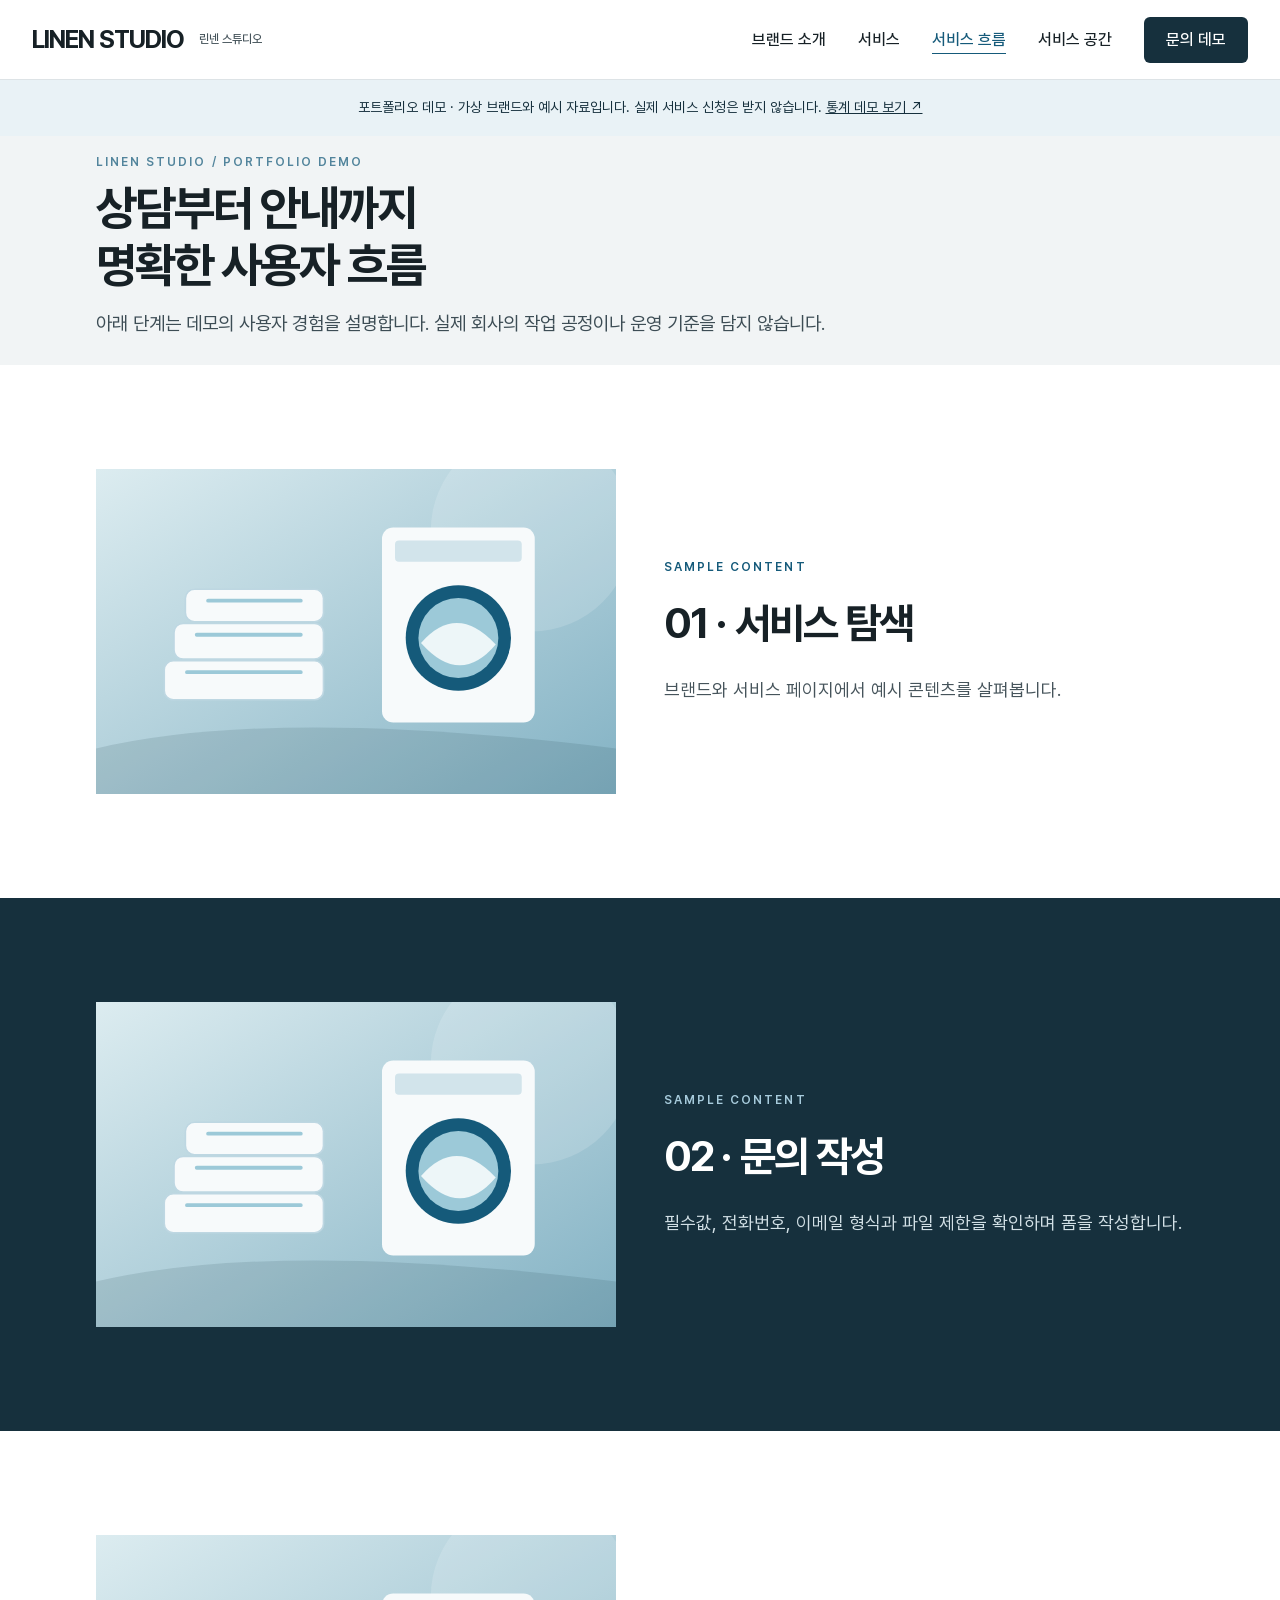
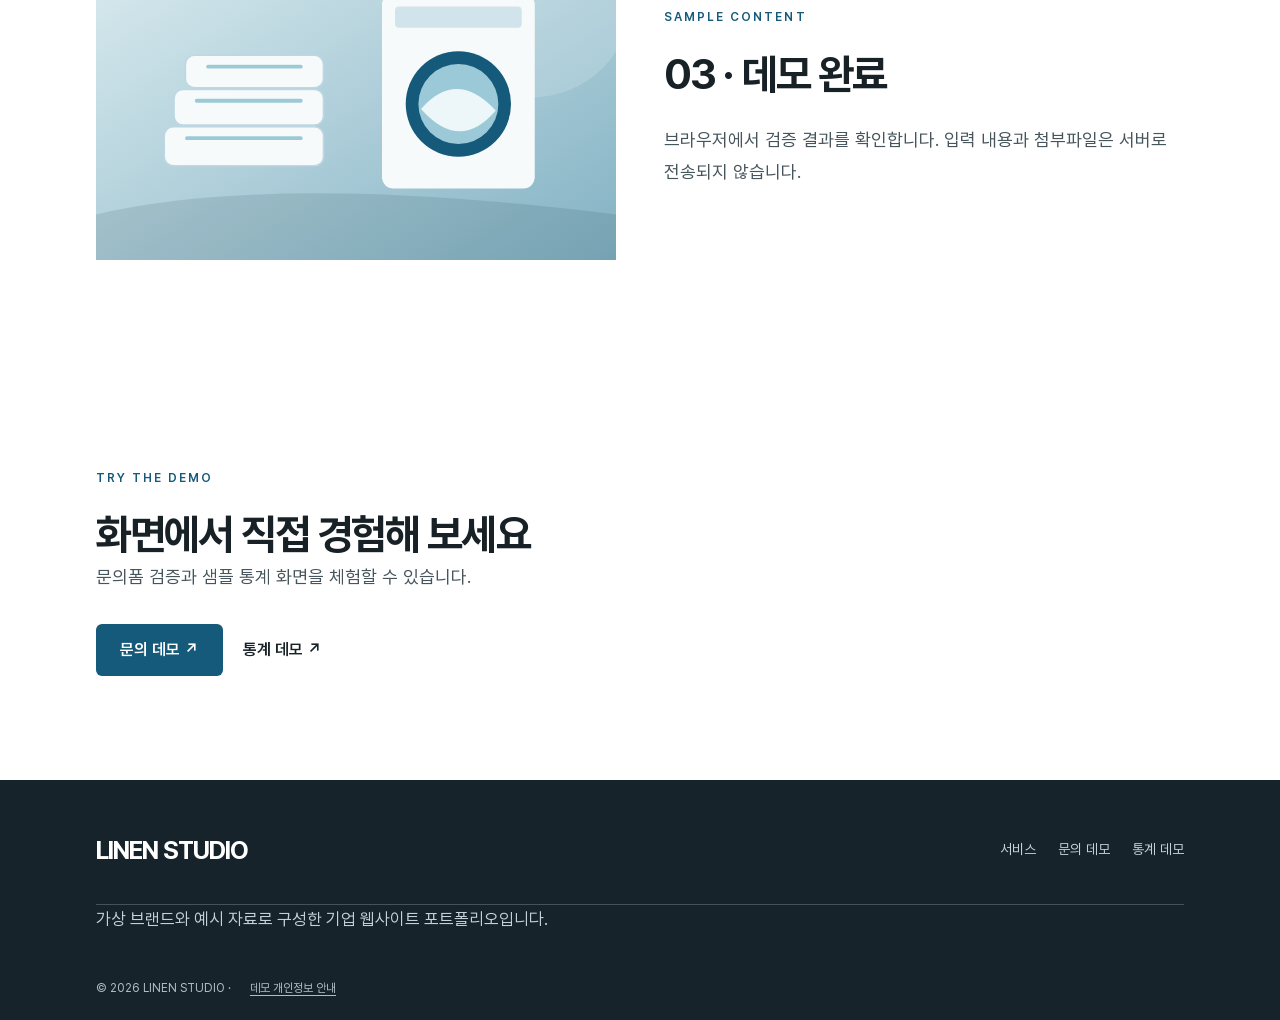
<file: process/index.html>
<!doctype html>
<html lang="ko">

<head>
    <meta charset="utf-8">
    
    
    
    <meta name="viewport" content="width=device-width, initial-scale=1">
    <title>린넨 스튜디오 | 기업 웹사이트 포트폴리오</title>
    <meta name="description" content="린넨 스튜디오: 가상 브랜드로 재구성한 기업 웹사이트 포트폴리오 데모.">
    <meta name="twitter:card" content="summary_large_image">
    
    <link rel="icon" type="image/svg+xml" href="/assets/favicon.svg">
    <link rel="stylesheet" href="/styles.css">
    <script src="/app.js" defer></script>
</head>

<body class="process-page"><a class="skip-link" href="#main">본문 바로가기</a>
    <header class="header"><a class="wordmark" href="/" aria-label="린넨 스튜디오 홈">LINEN STUDIO<span>린넨 스튜디오</span></a><button
            class="menu-toggle" aria-expanded="false" aria-controls="navigation">메뉴 <span
                aria-hidden="true">＋</span></button>
        <nav id="navigation" aria-label="주요 메뉴"><a href="/about/" class="">브랜드 소개</a><a href="/services/"
                class="">서비스</a><a href="/process/" class="" aria-current="page">서비스 흐름</a><a href="/facility/"
                class="">서비스 공간</a><a href="/contact/" class="nav-contact">문의 데모</a></nav>
    </header>
    <main id="main"><p class="demo-banner">포트폴리오 데모 · 가상 브랜드와 예시 자료입니다. 실제 서비스 신청은 받지 않습니다. <a href="/dashboard/">통계 데모 보기 ↗</a></p><section class="page-hero"><div class="container"><p class="eyebrow">LINEN STUDIO / PORTFOLIO DEMO</p><h1>상담부터 안내까지<br>명확한 사용자 흐름</h1><p class="lead">아래 단계는 데모의 사용자 경험을 설명합니다. 실제 회사의 작업 공정이나 운영 기준을 담지 않습니다.</p></div></section><section class="section "><div class="container"><div class="split"><figure class="photo"><img src="/assets/linen-illustration.svg" width="1600" height="1000" alt="데모용 린넨과 세탁기를 표현한 추상 일러스트"></figure><div><p class="eyebrow">SAMPLE CONTENT</p><h2>01 · 서비스 탐색</h2><p class="lead">브랜드와 서비스 페이지에서 예시 콘텐츠를 살펴봅니다.</p></div></div></div></section><section class="section dark"><div class="container"><div class="split"><figure class="photo"><img src="/assets/linen-illustration.svg" width="1600" height="1000" alt="데모용 린넨과 세탁기를 표현한 추상 일러스트"></figure><div><p class="eyebrow">SAMPLE CONTENT</p><h2>02 · 문의 작성</h2><p class="lead">필수값, 전화번호, 이메일 형식과 파일 제한을 확인하며 폼을 작성합니다.</p></div></div></div></section><section class="section "><div class="container"><div class="split"><figure class="photo"><img src="/assets/linen-illustration.svg" width="1600" height="1000" alt="데모용 린넨과 세탁기를 표현한 추상 일러스트"></figure><div><p class="eyebrow">SAMPLE CONTENT</p><h2>03 · 데모 완료</h2><p class="lead">브라우저에서 검증 결과를 확인합니다. 입력 내용과 첨부파일은 서버로 전송되지 않습니다.</p></div></div></div></section><section class="section"><div class="container"><p class="eyebrow">TRY THE DEMO</p><h2>화면에서 직접 경험해 보세요</h2><p class="lead">문의폼 검증과 샘플 통계 화면을 체험할 수 있습니다.</p><div class="actions"><a class="button" href="/contact/">문의 데모 ↗</a><a class="text-link" href="/dashboard/">통계 데모 ↗</a></div></div></section></main>
    
    <footer data-include="footer"></footer>
</body>

</html>
</file>
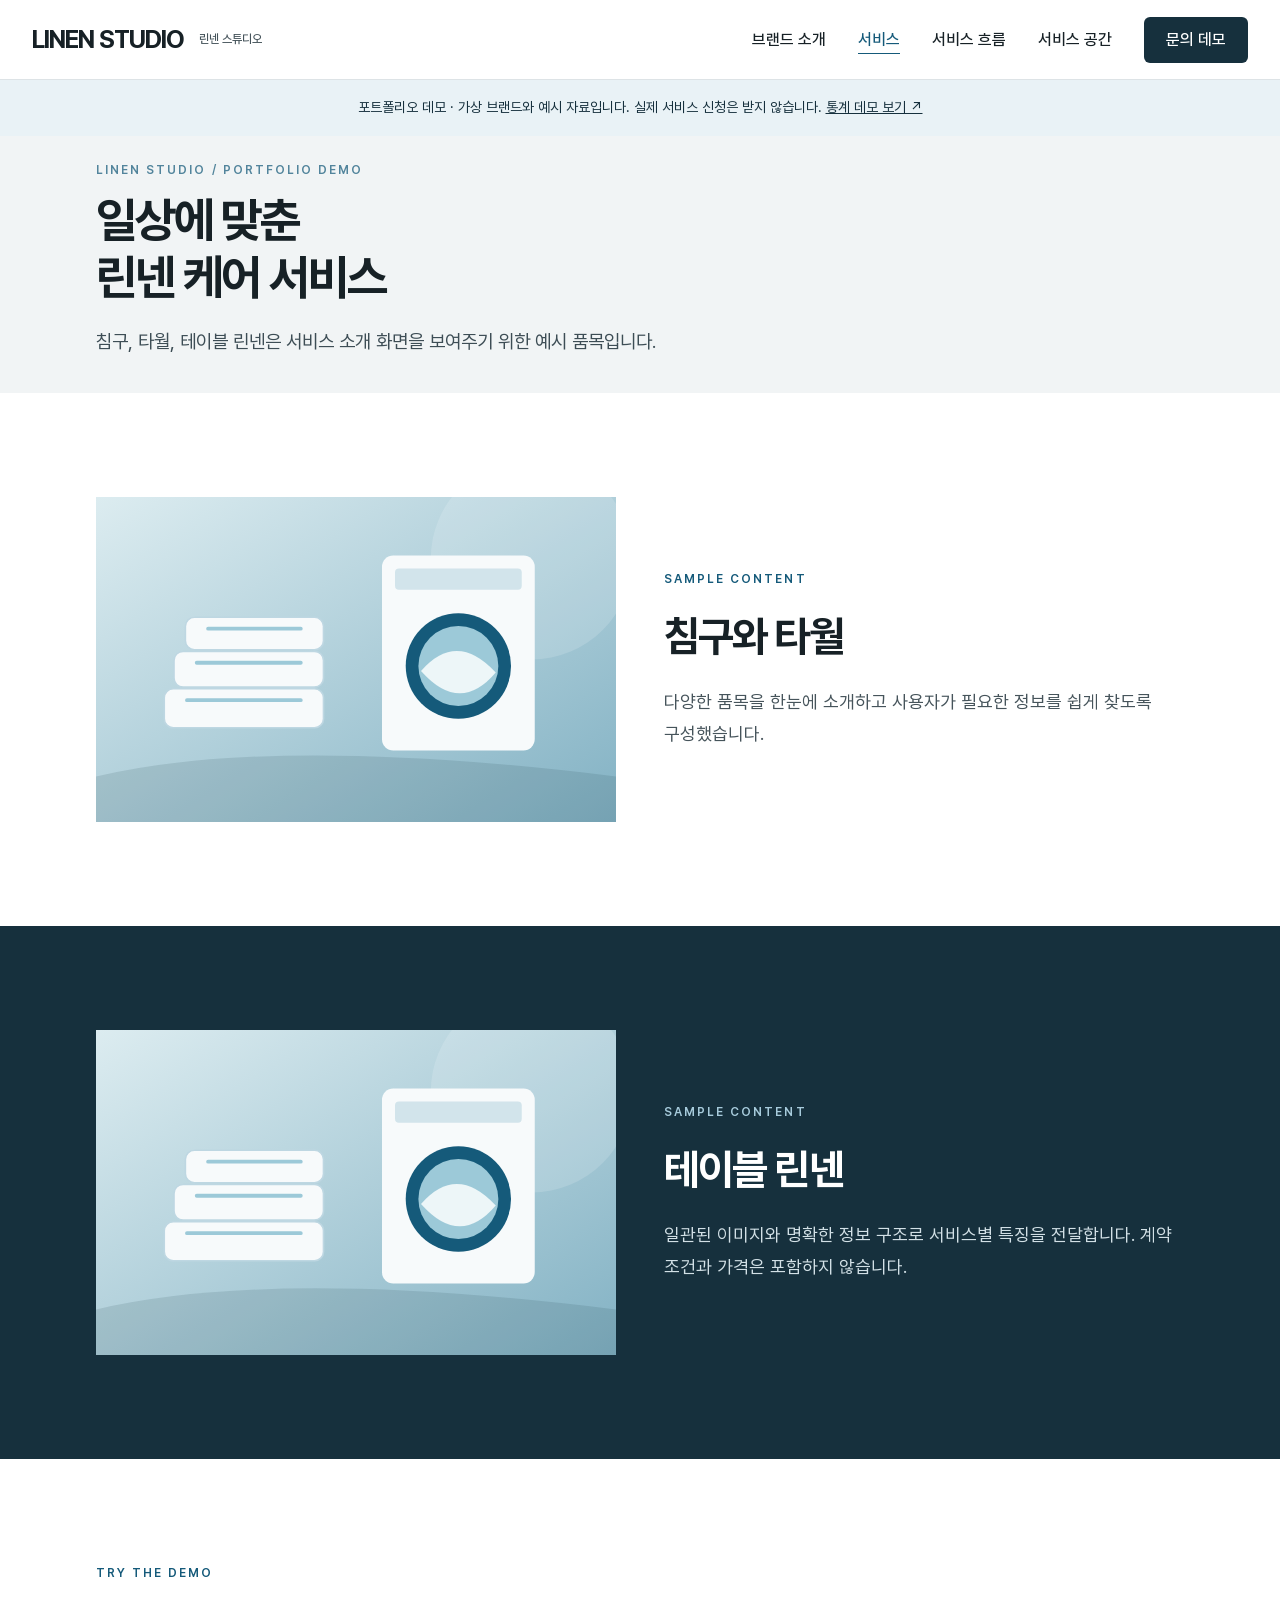
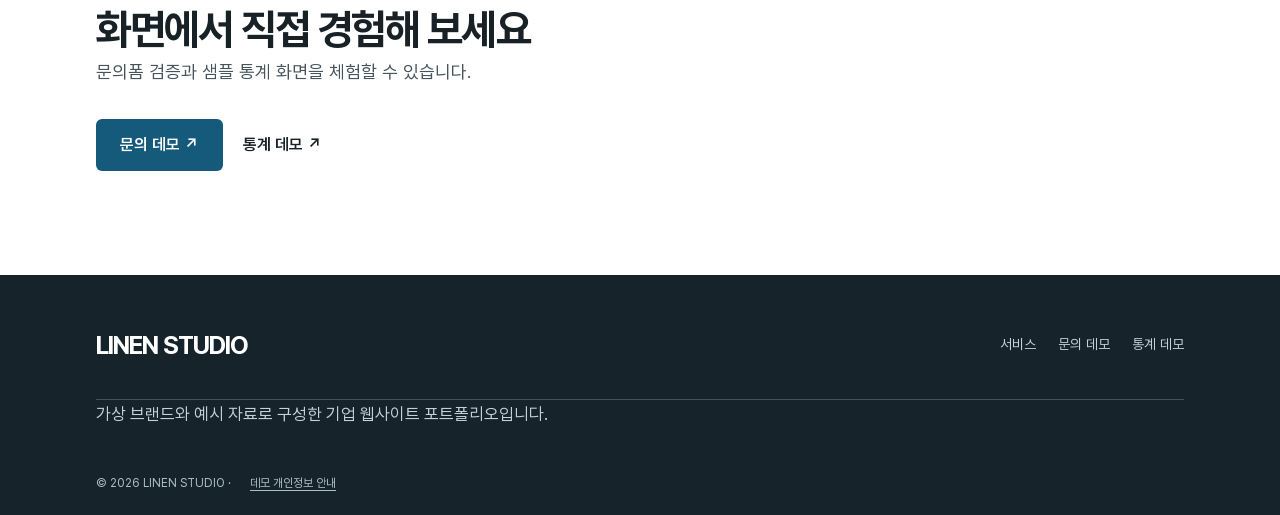
<file: services/index.html>
<!doctype html>
<html lang="ko">

<head>
    <meta charset="utf-8">
    
    
    
    <meta name="viewport" content="width=device-width, initial-scale=1">
    <title>린넨 스튜디오 | 기업 웹사이트 포트폴리오</title>
    <meta name="description" content="린넨 스튜디오: 가상 브랜드로 재구성한 기업 웹사이트 포트폴리오 데모.">
    <meta name="twitter:card" content="summary_large_image">
    
    <link rel="icon" type="image/svg+xml" href="/assets/favicon.svg">
    <link rel="stylesheet" href="/styles.css">
    <script src="/app.js" defer></script>
</head>

<body><a class="skip-link" href="#main">본문 바로가기</a>
    <header class="header"><a class="wordmark" href="/" aria-label="린넨 스튜디오 홈">LINEN STUDIO<span>린넨 스튜디오</span></a><button
            class="menu-toggle" aria-expanded="false" aria-controls="navigation">메뉴 <span
                aria-hidden="true">＋</span></button>
        <nav id="navigation" aria-label="주요 메뉴"><a href="/about/" class="">브랜드 소개</a><a href="/services/" class=""
                aria-current="page">서비스</a><a href="/process/" class="">서비스 흐름</a><a href="/facility/"
                class="">서비스 공간</a><a href="/contact/" class="nav-contact">문의 데모</a></nav>
    </header>
    <main id="main"><p class="demo-banner">포트폴리오 데모 · 가상 브랜드와 예시 자료입니다. 실제 서비스 신청은 받지 않습니다. <a href="/dashboard/">통계 데모 보기 ↗</a></p><section class="page-hero"><div class="container"><p class="eyebrow">LINEN STUDIO / PORTFOLIO DEMO</p><h1>일상에 맞춘<br>린넨 케어 서비스</h1><p class="lead">침구, 타월, 테이블 린넨은 서비스 소개 화면을 보여주기 위한 예시 품목입니다.</p></div></section><section class="section "><div class="container"><div class="split"><figure class="photo"><img src="/assets/linen-illustration.svg" width="1600" height="1000" alt="데모용 린넨과 세탁기를 표현한 추상 일러스트"></figure><div><p class="eyebrow">SAMPLE CONTENT</p><h2>침구와 타월</h2><p class="lead">다양한 품목을 한눈에 소개하고 사용자가 필요한 정보를 쉽게 찾도록 구성했습니다.</p></div></div></div></section><section class="section dark"><div class="container"><div class="split"><figure class="photo"><img src="/assets/linen-illustration.svg" width="1600" height="1000" alt="데모용 린넨과 세탁기를 표현한 추상 일러스트"></figure><div><p class="eyebrow">SAMPLE CONTENT</p><h2>테이블 린넨</h2><p class="lead">일관된 이미지와 명확한 정보 구조로 서비스별 특징을 전달합니다. 계약 조건과 가격은 포함하지 않습니다.</p></div></div></div></section><section class="section"><div class="container"><p class="eyebrow">TRY THE DEMO</p><h2>화면에서 직접 경험해 보세요</h2><p class="lead">문의폼 검증과 샘플 통계 화면을 체험할 수 있습니다.</p><div class="actions"><a class="button" href="/contact/">문의 데모 ↗</a><a class="text-link" href="/dashboard/">통계 데모 ↗</a></div></div></section></main>
    
    <footer data-include="footer"></footer>
</body>

</html>
</file>
<file: styles.css>
@font-face {
    font-family: Pretendard;
    src: url('fonts/Pretendard-Regular.woff') format('woff');
    font-weight: 400;
    font-style: normal;
    font-display: swap
}

@font-face {
    font-family: Pretendard;
    src: url('fonts/Pretendard-Medium.woff') format('woff');
    font-weight: 500;
    font-style: normal;
    font-display: swap
}

@font-face {
    font-family: Pretendard;
    src: url('fonts/Pretendard-SemiBold.woff') format('woff');
    font-weight: 600;
    font-style: normal;
    font-display: swap
}

@font-face {
    font-family: Pretendard;
    src: url('fonts/Pretendard-Bold.woff') format('woff');
    font-weight: 700;
    font-style: normal;
    font-display: swap
}

:root {
    --brand: #155a7a;
    --brand-hover: #104b68;
    --brand-pressed: #0b4059;
    --dark: #16303d;
    --paper: #f7f8f8;
    --soft: #f1f4f5;
    --text: #172126;
    --muted: #46545b;
    --border: #dde3e6;
    --error: #b6423c;
    --header-height: 80px;
    --content-width: 1280px;
    --section-space: 104px;
    --body-size: 17px;
    --heading-size: 42px;
    --stat-size: 72px
}

* {
    box-sizing: border-box
}

html {
    scroll-behavior: smooth;
    scroll-padding-top: var(--header-height)
}

body {
    margin: 0;
    background: white;
    color: var(--text);
    font-family: Pretendard, -apple-system, BlinkMacSystemFont, 'Segoe UI', 'Noto Sans KR', sans-serif;
    font-size: var(--body-size);
    line-height: 1.7;
    -webkit-font-smoothing: antialiased
}

h1,
h2,
h3,
p,
figure {
    margin: 0
}

h1,
h2,
h3 {
    word-break: keep-all;
    line-height: 1.25;
    letter-spacing: -.045em
}

h1 {
    font-size: 56px;
    font-weight: 700;
    line-height: 1.2
}

h2 {
    font-size: var(--heading-size);
    font-weight: 700
}

h3 {
    font-size: 23px;
    font-weight: 600
}

p {
    word-break: keep-all
}

a {
    color: inherit;
    text-decoration: none
}

button,
input,
select,
textarea {
    font: inherit
}

button,
a,
input,
select,
textarea {
    -webkit-tap-highlight-color: transparent
}

a:focus-visible,
button:focus-visible,
input:focus-visible,
select:focus-visible,
textarea:focus-visible,
[tabindex]:focus-visible {
    outline: 2px solid var(--brand);
    outline-offset: 4px
}

a:hover {
    color: var(--brand)
}

button {
    cursor: pointer
}

.container {
    width: calc(100% - 64px);
    max-width: var(--content-width);
    margin-inline: auto
}

.section {
    padding-block: var(--section-space)
}

.section.compact {
    padding-block: 84px
}

.final-cta {
    padding-block: 120px
}

.soft {
    background: var(--soft)
}

.dark {
    background: var(--dark);
    color: white
}

.eyebrow {
    font-size: 12px;
    font-weight: 600;
    letter-spacing: .17em;
    color: var(--brand);
    margin-bottom: 20px
}

.lead {
    font-size: 18px;
    line-height: 1.75;
    color: var(--muted)
}

.caption {
    font-size: 14px;
    color: var(--muted);
    margin-top: 18px
}

.caption-sub {
    margin-left: 3px;
    margin-right: 3px;
    font-size: 0.82em;
    opacity: 0.6;
    font-weight: 400;
    letter-spacing: -0.01em
}

.section-heading {
    display: flex;
    align-items: end;
    justify-content: space-between;
    gap: 60px;
    margin-bottom: 44px
}

.section-heading>.lead {
    max-width: 430px
}

.section-heading h2 {
    max-width: 660px
}

.header {
    height: var(--header-height);
    display: flex;
    justify-content: space-between;
    align-items: center;
    padding-inline: max(32px, calc((100vw - var(--content-width))/2));
    position: sticky;
    top: 0;
    z-index: 30;
    background: white;
    border-bottom: 1px solid var(--border)
}

.wordmark {
    display: flex;
    align-items: center;
    gap: 15px;
    font-weight: 700;
    font-size: 25px;
    letter-spacing: -1px;
    white-space: nowrap
}

.wordmark span {
    font-size: 12px;
    font-weight: 500;
    letter-spacing: 0;
    color: var(--muted)
}

.header nav {
    display: flex;
    gap: 32px;
    align-items: center;
    font-size: 16px;
    font-weight: 500
}

.header nav a {
    min-height: 44px;
    display: flex;
    align-items: center
}

.header nav a[aria-current=page] {
    color: var(--brand);
    text-decoration: underline;
    text-underline-offset: 8px;
    text-decoration-thickness: 1px
}

.header nav .nav-contact {
    background: var(--dark);
    color: white;
    padding: 0 22px;
    min-height: 46px;
    border-radius: 6px
}

.header nav .nav-contact[aria-current=page] {
    background: var(--brand);
    color: white
}

.header nav .nav-contact:hover {
    background: var(--brand);
    color: white
}

.menu-toggle {
    display: none
}

.skip-link {
    position: fixed;
    top: 12px;
    left: 12px;
    z-index: 100;
    background: white;
    padding: 12px;
    transform: translateY(-200%)
}

.skip-link:focus {
    transform: none
}

.button {
    min-height: 52px;
    background: var(--brand);
    color: white;
    border: 0;
    border-radius: 6px;
    padding: 14px 24px;
    display: inline-flex;
    align-items: center;
    justify-content: space-between;
    gap: 32px;
    font-size: 16px;
    font-weight: 600;
    line-height: 1.5;
    transition: background .16s
}

.button:hover {
    background: var(--brand-hover);
    color: white
}

.button:active {
    background: var(--brand-pressed)
}

.button:disabled {
    background: #e0e5e7;
    color: #667479;
    cursor: wait
}

.text-link {
    min-height: 44px;
    display: inline-flex;
    align-items: center;
    gap: 16px;
    font-size: 16px;
    font-weight: 600;
    margin-top: 28px
}

.text-link:hover {
    text-decoration: underline;
    text-underline-offset: 6px;
    text-decoration-thickness: 1px
}

.actions {
    display: flex;
    align-items: center;
    gap: 20px;
    margin-top: 32px
}

.actions .text-link {
    margin: 0
}

.hero .button {
    background: #1479a3
}

.hero .button:hover {
    background: #1989b7
}

.hero .actions .button,
.hero .actions .text-link {
    min-height: 58px;
    padding: 15px 26px;
    font-size: 18px;
    white-space: nowrap;
}

/* 견적 문의하기 */
.hero .actions .button {
    gap: 36px;
    background: #147FA8;
    border: 1px solid #147FA8;
    color: #fff;
}

.hero .actions .button:hover {
    background: #0C698A;
    border-color: #0C698A;
}

/* 서비스 알아보기 */
.hero .actions .text-link {
    position:relative;
    gap:21px;
    border:1px solid rgba(255,255,255,.32);
    border-radius:6px;
    background:rgba(255,255,255,.06);
    color:#fff;
}

.hero .actions .text-link:hover {
    text-decoration:none;
    border-color:rgba(255,255,255,.55);
    background:rgba(255,255,255,.12);
    color:#fff;
}

.hero .actions .text-link:hover::after {
    content:"";
    position:absolute;
    left:26px;
    right:26px;
    bottom:18px;
    border-bottom:1px solid currentColor;
}

.photo {
    display: flex;
    flex-direction: column;
    min-width: 0
}

.photo img {
    display: block;
    width: 100%;
    height: 100%;
    min-height: 0;
    flex: 1;
    object-fit: cover;
    background: #e5eaed
}

.photo figcaption {
    flex: none;
    color: var(--muted);
    padding-top: 12px;
    font-size: 14px;
    line-height: 1.5
}

.hero {
    display: grid;
    grid-template-columns: 45% 55%;
    min-height: calc(100svh - var(--header-height));
    background: var(--dark);
    color: white
}

.hero-copy {
    padding: 80px 44px 44px max(32px, calc((100vw - var(--content-width))/2));
    align-self: center
}

.hero h1 {
    margin-bottom: 28px
}

.hero .lead {
    color: #dce5e9;
    max-width: 650px;
    font-size: 19px;
    line-height: 1.75
}

.hero .eyebrow {
    color: #a7cbdc
}

.hero .caption {
    color: #c4d5de;
    font-size: 16px;
    margin-top: 8px
}

.hero-area {
    margin-top: 28px;
    font-size: 18px;
    font-weight: 600;
    color: #eef4f7
}

.hero-bottom {
    margin-top: 76px;
    font-size: 12px;
    letter-spacing: .12em;
    color: #b1c5cf
}

.hero>.photo {
    max-height: 1000px
}

.hero .text-link:hover {
    color: #c2e6f6
}

#capacity .section-heading .lead {
    margin-top: 20px
}

.metrics {
    display: grid;
    grid-template-columns: repeat(4, minmax(0, 1fr));
    border-block: 1px solid var(--border)
}

.metrics>div {
    padding: 36px 25px 44px
}

.metrics>div:first-child {
    padding-left: 0
}

.metrics>div:not(:first-child) {
    border-left: 1px solid var(--border)
}

.metrics strong {
    display: block;
    white-space: nowrap;
    font-size: var(--stat-size);
    font-weight: 600;
    line-height: 1.2;
    letter-spacing: -.06em;
    color: var(--brand)
}

.metrics strong span {
    font-size: 20px;
    margin-left: 9px;
    letter-spacing: -.03em
}

.metrics h3 {
    margin-top: 18px;
    font-size: 22px
}

.metrics p {
    margin-top: 16px;
    color: var(--muted);
    font-size: 16px;
    line-height: 1.55
}

#capacity .caption {
    margin-top: 20px
}

.split {
    display: grid;
    grid-template-columns: 1fr 1fr;
    gap: 64px;
    align-items: center
}

.split>.photo {
    height: 570px
}

.rows article {
    display: grid;
    grid-template-columns: 28px 1fr;
    gap: 20px;
    padding: 25px 0;
    border-top: 1px solid var(--border)
}

.rows article:last-child {
    border-bottom: 1px solid var(--border)
}

.rows h3 {
    margin-bottom: 10px;
    font-size: 22px
}

.rows p {
    color: var(--muted);
    font-size: 16px
}

.index {
    font-size: 13px;
    color: var(--brand);
    padding-top: 4px
}

.home-page #services .rows article {
    gap: 12px
}

.home-page #services {
    scroll-margin-top: -90px
}

.home-page #services .rows p,
.home-page #services>.container>.text-link {
    font-size: 17px
}

@media(min-width:768px) {
    .home-page #services .photo {
        overflow: hidden
    }

    .home-page #services .photo img {
        transform: scale(1.16);
        transform-origin: 28% 72%
    }
}

.rows.columns {
    display: grid;
    grid-template-columns: 1fr 1fr;
    column-gap: 64px
}

.rows.columns article {
    padding-block: 30px
}

.rows.columns article:nth-last-child(2) {
    border-bottom: 1px solid var(--border)
}

.flow {
    list-style: none;
    display: grid;
    grid-template-columns: repeat(7, 1fr);
    padding: 0;
    margin: 0 0 32px;
    border-top: 1px solid var(--border)
}

.flow li {
    padding-top: 20px;
    position: relative;
    display: flex;
    gap: 12px;
    align-items: center;
    font-size: 18px;
    font-weight: 500
}

.flow span {
    font-size: 12px;
    color: var(--brand)
}

.flow li:not(:last-child):after {
    content: '→';
    margin-left: auto;
    margin-right: 22px;
    color: #6f7c82
}

.home-page #process .section-heading {
    margin-bottom: 42px
}

.home-page #process .flow {
    margin-bottom: 0;
    padding-top: 30px
}

.home-page #process .flow li {
    flex-direction: column;
    gap: 12px;
    padding: 0;
    text-align: center;
    font-size: 20px;
    font-weight: 600
}

.home-page #process .flow li span,
.home-page #process .process-icon {
    display: grid;
    place-items: center;
    width: 64px;
    height: 64px;
    flex: none;
    border-radius: 50%;
    background: #eaf2f7;
    color: var(--brand)
}

.home-page #process .flow li span {
    font-size: 18px;
    font-weight: 500
}

.home-page #process .flow li:not(:last-child):after {
    position: absolute;
    top: 13px;
    right: -12px;
    margin: 0;
    content: '→';
    color: var(--brand);
    font-size: 27px;
    font-weight: 400
}

.process-benefits {
    display: grid;
    grid-template-columns: repeat(3, minmax(0, 1fr));
    margin-top: 72px
}

.process-benefits article {
    display: flex;
    align-items: flex-start;
    gap: 24px;
    min-width: 0;
    padding: 0 24px
}

.process-benefits article:first-child {
    padding-left: 0
}

.process-benefits article:not(:first-child) {
    border-left: 1px solid var(--border)
}

.home-page #process .process-benefits .process-icon {
    width: 70px;
    height: 70px
}

.process-icon svg {
    width: 38px;
    height: 38px
}

.process-benefits h3 {
    margin: 5px 0 14px;
    font-size: 21px
}

.process-benefits p {
    color: var(--muted);
    font-size: 16px;
    line-height: 1.75
}

.home-page #process .text-link {
    margin-top: 42px
}

.cta-layout {
    display: grid;
    grid-template-columns: 1.7fr 1fr;
    gap: 64px;
    align-items: center
}

.dark h2 {
    margin-bottom: 24px
}

.dark p {
    color: #d2e0e6
}

.dark .eyebrow {
    color: #a7cbdc
}

.cta-actions {
    position: relative;
    display: flex;
    flex-direction: column;
    align-items: start;
    gap: 14px;
    padding-left: 50px
}

.cta-actions:before {
    content: '';
    position: absolute;
    left: 0;
    top: 18px;
    bottom: 18px;
    width: 1px;
    background: rgba(167, 203, 220, .25)
}

.final-cta .button {
    min-height: 60px;
    padding: 16px 28px;
    gap: 36px;
    font-size: 18px;
    background: #1479a3
}

.final-cta .button:hover {
    background: #1989b7
}

.final-cta .caption {
    font-size: 15px;
    color: #e0ebf0
}

.phone-contact {
    display: flex;
    flex-direction: column;
    gap: 2px
}

.phone-contact span,
.email-contact span {
    display: block;
    font-size: 15px;
    font-weight: 500;
    letter-spacing: .1em;
    color: #a7cbdc
}

.phone-contact .secondary-contact {
    color: white;
    font-size: 18px;
    font-weight: 500;
    letter-spacing: normal
}

.phone {
    font-size: 28px;
    font-weight: 600;
    letter-spacing: -.035em
}

.dark .phone:hover {
    color: #a7cbdc
}

.email-contact a {
    color: white;
    font-size: 18px;
    font-weight: 500
}

.email-contact a:hover {
    color: #a7cbdc
}

footer {
    background: #16232b;
    color: #c4d1d7;
    padding: 48px 0 22px
}

.footer-top {
    display: flex;
    justify-content: space-between;
    align-items: center;
    padding-bottom: 32px;
    border-bottom: 1px solid #43535c
}

.footer-top .wordmark {
    color: white
}

.footer-top nav {
    display: flex;
    gap: 22px;
    font-size: 14px;
    flex-wrap: wrap
}

.footer-top nav a {
    display: inline-flex;
    align-items: center;
    min-height: 44px;
    transition: color .16s
}

footer a:hover {
    color: white
}

.footer-details {
    display: grid;
    grid-template-columns: 1.2fr 1fr 1.2fr 1.2fr;
    gap: 28px;
    padding-top: 30px;
    font-size: 15px;
    color: #d5e0e5
}

.footer-details strong {
    color: white
}

.footer-label {
    display: block;
    margin-bottom: 3px;
    color: #8fa1aa;
    font-size: 13px
}

.footer-details a,
.footer-value {
    color: #edf3f5
}

.footer-details a {
    display: inline-flex;
    align-items: center;
    min-height: 44px
}

.footer-contact > div {
    margin-top: 8px
}

.footer-contact > div > span:first-child {
    display: block;
    color: #8fa1aa;
    font-size: 13px
}

.footer-contact a {
    min-height: 0
}

.copyright {
    font-size: 12px;
    margin-top: 44px;
    color: #aebec7
}

.copyright a {
    margin-left: 16px;
    color: inherit;
    text-decoration: underline;
    text-underline-offset: 3px
}

.copyright a[href="/dashboard/"] {
    margin-left: 0
}

.page-hero {
    padding: 24px 0 34px;
    background: var(--soft)
}

.breadcrumb {
    font-size: 14px;
    color: #6c7a80;
    margin-bottom: 12px
}

.page-hero h1 {
    font-size: 48px;
    line-height: 1.18;
    margin-bottom: 20px;
    max-width: 1000px
}

.page-hero .lead {
    max-width: 840px;
    font-size: 19px;
    color: #3d4d55
}

.page-hero .eyebrow {
    margin-bottom: 12px;
    opacity: .72
}

.page-hero.has-photo {
    padding: 0
}

.page-hero.has-photo .container {
    display: grid;
    grid-template-columns: 1.15fr .85fr;
    min-height: 300px;
    align-items: stretch
}

.page-hero-copy {
    align-self: center;
    padding: 24px 40px 28px 0
}

.page-hero.has-photo .photo {
    height: 300px
}

.page-hero.has-photo .photo img {
    object-position: center 58%
}

.timeline {
    list-style: none;
    padding: 0;
    margin: 28px 0 0
}

.timeline li {
    display: grid;
    grid-template-columns: 72px minmax(0, 1fr);
    column-gap: 44px;
    position: relative;
    padding-bottom: 28px
}

.timeline li:before {
    content: '';
    position: absolute;
    top: 13px;
    bottom: -13px;
    left: 92px;
    width: 1px;
    background: var(--border)
}

.timeline li:after {
    content: '';
    position: absolute;
    top: 8px;
    left: 88px;
    width: 9px;
    height: 9px;
    border-radius: 50%;
    background: var(--brand)
}

.timeline li:last-child {
    padding-bottom: 0
}

.timeline li:last-child:before {
    display: none
}

.timeline-year {
    font-size: 26px;
    color: var(--brand);
    font-weight: 600;
    line-height: 1.3
}

.timeline h3 {
    margin-bottom: 5px;
    font-size: 19px
}

.timeline p,
.company-tenure p {
    color: var(--muted);
    font-size: 15px;
    line-height: 1.6
}

.section>.container>.photo {
    height: 460px;
    margin-bottom: 42px
}

.conditions {
    display: grid;
    grid-template-columns: 1fr 1fr;
    gap: 0 48px;
    list-style: none;
    margin: 0;
    padding: 0
}

.conditions li {
    border-top: 1px solid var(--border);
    padding: 20px 0
}

.notice {
    padding: 16px 20px;
    background: #e2edf6;
    color: #234958;
    font-size: 16px;
    border-left: 3px solid var(--brand);
    line-height: 1.7
}

.equipment-layout {
    display: grid;
    grid-template-columns: 1.25fr 1fr;
    gap: 64px;
    align-items: center
}

.equipment-layout .photo {
    height: 390px
}

.equipment-layout h2 {
    font-size: 30px;
    margin-bottom: 20px
}

.contact-layout {
    display: grid;
    grid-template-columns: 1fr 1.8fr;
    gap: 64px;
    align-items: start
}

.contact-info>a {
    display: block;
    min-height: 44px;
    overflow-wrap: anywhere
}

.contact-info h2 {
    font-size: 28px;
    margin-bottom: 22px
}

.contact-info h3 {
    font-size: 21px;
    margin: 34px 0 8px
}

.contact-info p,
.contact-info li {
    font-size: 16px;
    color: var(--muted)
}

.contact-info ul {
    padding-left: 20px
}

.contact-info .phone {
    font-size: 28px;
    color: var(--brand)
}

form {
    padding: 32px;
    border: 1px solid var(--border);
    border-radius: 8px
}

form h2 {
    font-size: 28px;
    margin-bottom: 22px
}

form .notice {
    margin-bottom: 28px
}

.form-grid {
    display: grid;
    grid-template-columns: 1fr 1fr;
    gap: 22px
}

.field.wide {
    grid-column: 1/-1
}

.field label {
    display: block;
    font-size: 16px;
    font-weight: 600;
    margin-bottom: 8px
}

.field label span {
    font-size: 12px;
    color: var(--muted);
    font-weight: 400
}

input,
select,
textarea {
    width: 100%;
    border: 1px solid #bbc6cb;
    border-radius: 6px;
    background: white;
    color: var(--text);
    padding: 12px 14px;
    min-height: 48px;
    max-width: 100%
}

.contact-page .field input,
.contact-page .field select {
    height: 50px;
    min-height: 50px
}

.contact-page .field select {
    appearance: none;
    padding-right: 42px;
    background-image: url("data:image/svg+xml,%3Csvg xmlns='http://www.w3.org/2000/svg' width='12' height='8' viewBox='0 0 12 8'%3E%3Cpath d='m1 1 5 5 5-5' fill='none' stroke='%23465a66' stroke-width='1.6'/%3E%3C/svg%3E");
    background-repeat: no-repeat;
    background-position: right 18px center
}

.contact-page .field input:focus,
.contact-page .field select:focus,
.contact-page .field textarea:focus {
    border-color: var(--brand);
    outline: 2px solid #bdd6e2;
    outline-offset: 1px
}

textarea {
    min-height: 144px;
    resize: vertical
}

input[aria-invalid=true],
select[aria-invalid=true],
textarea[aria-invalid=true] {
    border-color: var(--error)
}

.field-error {
    color: var(--error);
    font-size: 13px;
    margin-top: 5px
}

.field-error:empty {
    display: none
}

.attachment-field { position: relative; }
.contact-page .field input[type=file] { position: absolute; width: 1px; height: 1px; min-height: 0; padding: 0; opacity: 0; }
.attachment-upload { border: 1px solid var(--border); border-radius: 6px; background: white; }
.attachment-upload:hover, .attachment-upload.dragover { border-color: #a8c5d3; background: #f7fafb; }
.attachment-dropzone { display: flex; align-items: center; justify-content: space-between; flex-wrap: wrap; gap: 8px 18px; min-height: 92px; padding: 16px 18px; cursor: pointer; }
.attachment-dropzone:focus-visible { outline: 2px solid #bdd6e2; outline-offset: 2px; }
.attachment-action { display: flex; align-items: center; gap: 12px; font-size: 14px; }
.file-picker-button { display: inline-flex; align-items: center; justify-content: center; min-height: 40px; padding: 0 14px; border: 1px solid var(--border); border-radius: 6px; color: var(--brand); background: #f7f9fa; font-weight: 600; white-space: nowrap; }
.attachment-limits { color: var(--muted); font-size: 13px; }
.attachment-complete { display: none; align-items: center; justify-content: space-between; gap: 12px; width: 100%; font-size: 14px; }
.attachment-max { display: none; color: var(--muted); font-size: 13px; }
.attachment-upload.has-files .attachment-dropzone { min-height: 64px; }
.attachment-upload.has-files .attachment-action, .attachment-upload.has-files .attachment-limits { display: none; }
.attachment-upload.has-files .attachment-complete { display: flex; }
.attachment-upload.at-limit .attachment-dropzone { cursor: default; }
.attachment-upload.at-limit .attachment-complete .file-picker-button { display: none; }
.attachment-upload.at-limit .attachment-max { display: inline; }
.attachment-list { color: var(--muted); font-size: 13px; line-height: 1.6; }
.attachment-list:not(:empty) { padding: 0 18px 12px; }
.attachment-list div { display: grid; grid-template-columns: minmax(0, 1fr) auto auto; align-items: center; gap: 8px 14px; border-bottom: 1px solid #edf1f3; }
.attachment-name { overflow-wrap: anywhere; color: var(--text); }
.attachment-list button { color: var(--muted); background: none; border: 0; padding: 8px; min-height: 44px; cursor: pointer; font: inherit; }
.attachment-list button:hover { color: var(--brand); text-decoration: underline; }
.attachment-list p { margin: 3px 0 0; }

@media(max-width:767px) {
    .attachment-dropzone { flex-direction: column; align-items: flex-start; justify-content: center; min-height: 128px; }
    .attachment-action { flex-direction: column; align-items: flex-start; gap: 6px; }
    .attachment-complete { flex-wrap: wrap; }
}

#form-message {
    margin: 24px 0 18px;
    font-size: 15px
}

#form-message:empty {
    display: none
}

#form-message[data-state=error] {
    color: var(--error)
}

#form-message[data-state=success] {
    color: #2f7d57
}

form [type=submit] {
    width: 100%
}

.contact-page .page-hero {
    padding: 16px 0 24px
}

.contact-page .page-hero .breadcrumb {
    margin-bottom: 8px
}

.contact-page .page-hero .eyebrow {
    margin-bottom: 8px
}

.contact-page .page-hero h1 {
    margin-bottom: 14px
}

.contact-page form [type=submit] {
    background: #1479a3
}

.contact-page form [type=submit]:hover {
    background: #1989b7
}

.form-privacy-row {
    display: flex;
    align-items: center;
    flex-wrap: wrap;
    gap: 4px 12px;
    margin: 16px 0 10px
}

.form-privacy-row a {
    color: var(--brand);
    font-size: 13px;
    text-decoration: underline;
    text-underline-offset: 3px
}

.form-honeypot {
    position: absolute;
    left: -10000px;
    width: 1px;
    height: 1px;
    overflow: hidden
}

.form-privacy-consent {
    display: inline-flex;
    align-items: center;
    gap: 8px;
    font-size: 14px;
    cursor: pointer
}

.form-privacy-consent input {
    width: 18px;
    height: 18px;
    min-height: 18px;
    padding: 0;
    accent-color: var(--brand)
}

.form-privacy-consent span {
    color: var(--muted);
    font-size: 12px
}



@media(min-width:1101px) {
    .contact-page #section-2 {
        padding-block: 24px
    }

    .contact-page .contact-layout {
        grid-template-columns: 1fr 2fr;
        gap: 40px
    }

    .contact-page .contact-info h2 {
        margin-bottom: 12px
    }

    .contact-page .contact-info h3 {
        font-size: 19px;
        margin: 18px 0 4px
    }

    .contact-page .contact-info p,
    .contact-page .contact-info li {
        font-size: 15px;
        line-height: 1.5
    }

    .contact-page form {
        padding: 24px
    }

    .contact-page form h2 {
        font-size: 26px;
        margin-bottom: 12px
    }

    .contact-page .form-grid {
        grid-template-columns: repeat(2, minmax(0, 1fr));
        gap: 18px 22px
    }

    .contact-page .field label {
        font-size: 16px;
        margin-bottom: 6px
    }

    .contact-page .field input,
    .contact-page .field select {
        height: 50px;
        min-height: 50px
    }

    .contact-page .field textarea {
        height: 120px;
        min-height: 120px
    }

}

.privacy-content {
    max-width: 900px
}

.privacy-content > .lead {
    margin-bottom: 30px
}

.privacy-content section {
    padding: 28px 0;
    border-top: 1px solid var(--border)
}

.privacy-content h2 {
    margin-bottom: 12px;
    font-size: 24px
}

.privacy-content p,
.privacy-content li {
    color: var(--muted);
    font-size: 16px
}

.privacy-content ul {
    margin: 8px 0 0;
    padding-left: 22px
}

.operation-layout {
    display: grid;
    grid-template-columns: 40% 1fr;
    gap: 56px;
    align-items: start
}

.operation-layout .section-heading {
    margin-bottom: 32px
}

.operation-layout .photo {
    height: 340px
}

.operation-layout .photo figcaption {
    font-size: 15px;
    font-weight: 500;
    color: #35434a
}

.operation-layout>div:first-child>.text-link {
    font-size: 17px
}

.operation-layout .rows article {
    grid-template-columns: 28px minmax(0, 1fr);
    gap: 20px;
    padding-block: 22px
}

.operation-layout .rows h3 {
    font-size: 21px;
    margin-bottom: 6px
}

.operation-layout .rows p {
    color: #35434a
}

.operation-layout .index {
    padding: 0
}

.company-tenure {
    margin-top: 28px;
    padding-top: 20px;
    border-top: 1px solid var(--border)
}

.company-tenure strong {
    display: block;
    margin-bottom: 6px;
    font-size: 18px;
    font-weight: 600
}

.principles-layout {
    display: grid;
    grid-template-columns: 40% minmax(0, 1fr);
    gap: 64px;
    align-items: start
}

.principles-layout .section-heading {
    margin-bottom: 20px
}

.principles-layout .lead {
    max-width: 400px
}

.principles-visual {
    width: 100%;
    max-width: 480px;
    margin-top: 30px
}

.principles-visual img {
    display: block;
    width: 100%;
    height: auto
}

.principles-list h3 {
    margin-bottom: 10px;
    font-size: 20px
}

.principles-list strong {
    display: block;
    margin-bottom: 6px;
    font-size: 18px;
    font-weight: 600;
    line-height: 1.45
}

.principles-list p {
    line-height: 1.65
}

.delivery-conditions {
    align-items: stretch
}

.delivery-column {
    display: flex;
    flex-direction: column
}

.delivery-list {
    display: grid;
    grid-template-rows: repeat(4, 1fr);
    flex: 1
}

.delivery-column .eyebrow {
    margin-bottom: 6px
}

.delivery-column>h3 {
    margin-bottom: 20px;
    font-size: 25px
}

.delivery-conditions .delivery-list article {
    grid-template-columns: 74px minmax(0, 1fr);
    gap: 20px;
    padding-block: 18px
}

.delivery-number {
    color: var(--brand);
    font-size: 44px;
    font-weight: 400;
    line-height: 1.1;
    letter-spacing: -.06em
}

.delivery-list h4 {
    margin: 0 0 5px;
    font-size: 20px;
    font-weight: 600;
    line-height: 1.35
}

.delivery-conditions .delivery-list p {
    font-size: 16px;
    line-height: 1.55;
    color: #35434a
}

.split+.notice {
    margin-top: 28px
}

.equipment-list .equipment-layout {
    padding-block: 32px;
    border-bottom: 1px solid var(--border);
    grid-template-columns: 1fr 1fr
}

.equipment-list .equipment-layout:first-child {
    padding-top: 0
}

.equipment-list .equipment-layout .photo {
    height: 260px
}

.equipment-list .equipment-layout:nth-child(even) .photo {
    order: 2
}

.facility-page .page-hero,
.process-page .page-hero {
    padding: 16px 0 24px
}

.facility-page .page-hero .breadcrumb,
.process-page .page-hero .breadcrumb {
    margin-bottom: 8px
}

.facility-page .page-hero .eyebrow,
.process-page .page-hero .eyebrow {
    margin-bottom: 8px
}

.facility-page .page-hero h1,
.process-page .page-hero h1 {
    margin-bottom: 14px
}

.facility-page .equipment-layout {
    grid-template-columns: 1.08fr .92fr
}

.facility-page .equipment-layout .photo {
    height: 280px
}

.facility-page .equipment-layout .photo img {
    object-position: center 43%
}

.facility-page .equipment-layout h2 {
    font-size: 45px
}

.facility-page .equipment-layout .lead {
    font-size: 19px
}

.facility-page .footer-label {
    font-size: 14px
}

.facility-page .copyright {
    font-size: 13px
}

.process-section .section-heading h2 {
    font-size: 45px
}

.process-steps {
    --flow-gap: 20px;
    --flow-row-gap: 44px;
    list-style: none;
    display: grid;
    grid-template-columns: repeat(12, minmax(0, 1fr));
    gap: var(--flow-row-gap) var(--flow-gap);
    margin: 0;
    padding: 0
}

.process-steps li {
    grid-column: span 3;
    position: relative;
    display: flex;
    flex-direction: column;
    min-width: 0;
    padding: 0 12px
}

.process-steps li:nth-child(5) { grid-area: 2 / 9 / span 1 / span 4 }
.process-steps li:nth-child(6) { grid-area: 2 / 5 / span 1 / span 4 }
.process-steps li:nth-child(7) { grid-area: 2 / 1 / span 1 / span 4 }
.process-steps li:nth-child(8) { grid-area: 3 / 1 / span 1 / span 4 }
.process-steps li:nth-child(9) { grid-area: 3 / 5 / span 1 / span 4 }
.process-steps li:nth-child(10) { grid-area: 3 / 9 / span 1 / span 4 }

.process-step-number {
    display: grid;
    place-items: center;
    position: relative;
    z-index: 1;
    width: 40px;
    height: 40px;
    border-radius: 50%;
    background: var(--brand);
    color: #fff;
    font-size: 15px;
    font-weight: 600
}

.process-steps h3 {
    margin: 14px 0 7px;
    font-size: 21px
}

.process-steps p {
    color: #35434a;
    font-size: 15px;
    line-height: 1.55
}

.process-steps img {
    display: block;
    width: 100%;
    height: 185px;
    margin-top: auto;
    object-fit: contain;
    object-position: center bottom
}

.process-steps li:nth-child(n+5) img {
    height: 195px
}

.process-steps li:nth-child(-n+3)::after,
.process-steps li:nth-child(8)::after,
.process-steps li:nth-child(9)::after,
.process-steps li:nth-child(5)::after,
.process-steps li:nth-child(6)::after {
    content: '';
    position: absolute;
    top: 20px;
    width: calc(100% + var(--flow-gap));
    height: 1px;
    background: var(--brand)
}

.process-steps li:nth-child(-n+3)::after,
.process-steps li:nth-child(8)::after,
.process-steps li:nth-child(9)::after {
    left: 32px
}

.process-steps li:nth-child(5)::after,
.process-steps li:nth-child(6)::after {
    right: calc(100% - 32px)
}

.process-steps li:nth-child(4)::after,
.process-steps li:nth-child(7)::after {
    content: '';
    position: absolute;
    top: 20px;
    height: calc(100% + var(--flow-row-gap));
    border: 1px solid var(--brand)
}

.process-steps li:nth-child(4)::after {
    left: 32px;
    width: calc(100% - 24px);
    border-left: 0;
    border-radius: 0 22px 22px 0
}

.process-steps li:nth-child(5)::before {
    content: '';
    position: absolute;
    top: 20px;
    left: 32px;
    width: calc(100% - 24px);
    height: 1px;
    background: var(--brand)
}

.process-steps li:nth-child(7)::after {
    left: -8px;
    width: 40px;
    border-right: 0;
    border-radius: 22px 0 0 22px
}

.process-steps li:not(:last-child) h3::after {
    content: '';
    position: absolute;
    z-index: 2;
    top: 16px;
    width: 8px;
    height: 8px;
    border-top: 1px solid var(--brand);
    border-right: 1px solid var(--brand);
    background: #fff;
    box-shadow: 0 0 0 4px #fff
}

.process-steps li:nth-child(-n+3) h3::after,
.process-steps li:nth-child(8) h3::after,
.process-steps li:nth-child(9) h3::after {
    left: calc(50% + 38px);
    transform: rotate(45deg)
}

.process-steps li:nth-child(5) h3::after,
.process-steps li:nth-child(6) h3::after {
    left: calc(18px - 50%);
    transform: rotate(225deg)
}

.process-steps li:nth-child(4) h3::after,
.process-steps li:nth-child(7) h3::after {
    top: calc(50% + 38px);
    transform: rotate(135deg)
}

.process-steps li:nth-child(4) h3::after { left: calc(100% + 4px) }
.process-steps li:nth-child(7) h3::after { left: -12px }

.quality-layout {
    display: grid;
    grid-template-columns: 30% minmax(0, 1fr);
    gap: 52px
}

.quality-intro {
    display: flex;
    flex-direction: column;
    align-items: start
}

.quality-intro h2 {
    margin: 16px 0 28px;
    color: #142c3b;
    font-size: 44px;
    font-weight: 700
}

.quality-intro .lead {
    color: #506577;
    font-size: 20px;
    line-height: 1.85
}

.quality-signature {
    margin-top: auto;
    padding-top: 72px;
    color: #718596
}

.quality-signature::before {
    content: '';
    display: block;
    width: 36px;
    border-top: 1px solid #9fb9c8;
    margin-bottom: 16px
}

.quality-signature strong,
.quality-signature span {
    display: block
}

.quality-signature strong {
    color: #354a59;
    font-size: 20px;
    line-height: 1.3
}

.quality-signature span {
    margin-top: 8px;
    font-size: 13px;
    line-height: 1.5;
    letter-spacing: .1em
}

.quality-signature p {
    margin-top: 28px;
    font-size: 14px
}

.quality-grid {
    display: grid;
    grid-template-columns: repeat(2, minmax(0, 1fr))
}

.quality-grid article {
    display: grid;
    grid-template-columns: 58px minmax(0, 1fr);
    gap: 16px;
    padding: 28px 24px 34px 0;
    min-height: 235px
}

.quality-grid article:nth-child(even) {
    border-left: 1px solid var(--border);
    padding-left: 36px;
    padding-right: 0
}

.quality-grid article:nth-child(-n+4) {
    border-bottom: 1px solid var(--border)
}

.quality-number {
    color: var(--brand);
    font-size: 26px;
    line-height: 1.3
}

.quality-grid h3 {
    margin-bottom: 12px;
    color: #142c3b;
    font-size: 25px;
    font-weight: 700
}

.quality-grid strong {
    display: block;
    margin-bottom: 14px;
    color: #1b78ad;
    font-size: 18px;
    font-weight: 700;
    line-height: 1.4
}

.quality-grid p {
    color: #4b6070;
    font-size: 17px;
    line-height: 1.85
}

.section-nav {
    --nav-text: rgba(21, 52, 66, .5);
    --nav-line: rgba(21, 52, 66, .18);
    --nav-dot: rgba(21, 52, 66, .35);
    --nav-active: #155a7a;
    position: fixed;
    right: 36px;
    top: 50%;
    transform: translateY(-50%);
    z-index: 20;
    display: flex;
    flex-direction: column
}

.section-nav.is-dark {
    --nav-text: rgba(255, 255, 255, .55);
    --nav-line: rgba(255, 255, 255, .25);
    --nav-dot: rgba(255, 255, 255, .4);
    --nav-active: #fff
}

.section-nav:before {
    content: '';
    position: absolute;
    top: 21px;
    bottom: 21px;
    right: 21.5px;
    width: 1px;
    background: var(--nav-line)
}

.section-nav a {
    position: relative;
    display: flex;
    align-items: center;
    justify-content: center;
    width: 44px;
    height: 42px;
    color: var(--nav-text)
}

.section-nav i {
    position: relative;
    width: 7px;
    height: 7px;
    border-radius: 50%;
    background: var(--nav-dot);
    transition: width .2s, height .2s, background .2s
}

.section-nav a[aria-current=location] {
    color: var(--nav-active);
    font-weight: 500
}

.section-nav a[aria-current=location] i {
    width: 11px;
    height: 11px;
    background: var(--nav-active)
}

.section-nav span {
    position: absolute;
    right: 34px;
    white-space: nowrap;
    font-size: 13px;
    font-weight: 500;
    opacity: 0;
    transform: translateX(6px);
    pointer-events: none;
    transition: opacity .22s, transform .22s
}

.section-nav a[aria-current=location] span,
.section-nav:hover span,
.section-nav:focus-within span {
    opacity: 1;
    transform: translateX(0)
}

.section-nav:hover span,
.section-nav:focus-within span {
    pointer-events: auto
}

.section-nav a:focus-visible {
    outline: 1px solid var(--nav-active);
    outline-offset: 2px
}

@media(min-width:1280px) and (max-width:1440px) {
    .container {
        width: calc(100% - 192px)
    }
}

@media(max-width:1279px) {
    .wordmark span {
        display: none
    }

    .header nav {
        gap: 22px;
        font-size: 15px
    }

    .hero-copy {
        padding: 65px 38px 40px 32px
    }

    .hero h1 {
        font-size: 48px
    }

    .section-heading {
        gap: 36px
    }

    .hero-bottom {
        margin-top: 45px
    }

    .split,
    .equipment-layout,
    .contact-layout {
        gap: 40px
    }

    .footer-top {
        align-items: start;
        gap: 30px
    }

    .footer-top nav {
        gap: 14px
    }

    .flow li:not(:last-child):after {
        margin-right: 10px
    }

    .flow li {
        gap: 8px
    }

    .contact-info .phone {
        font-size: 24px
    }
}

@media(max-width:1279px) {
    .section-nav {
        display: none
    }
}

body:not(.home-page) .section-nav {
    display: none
}

@media(min-width:1280px) {

    .facility-page .equipment-list .container,
    .process-page .process-section .container,
    .process-page .quality-section .container {
        width: calc(100% - 96px);
        max-width: 1280px
    }

    .facility-page .section-nav,
    .process-page .section-nav {
        display: flex
    }
}

@media(max-width:1100px) {
    :root {
        --header-height: 72px;
        --section-space: 80px;
        --heading-size: 38px
    }

    .header {
        padding-inline: 24px
    }

    .menu-toggle {
        display: flex;
        align-items: center;
        gap: 16px;
        min-height: 44px;
        border: 0;
        background: none;
        color: var(--text);
        font-size: 15px
    }

    .menu-toggle span {
        font-size: 25px
    }

    .header nav {
        display: none;
        position: absolute;
        top: 72px;
        left: 0;
        right: 0;
        background: white;
        padding: 16px 24px 24px;
        border-bottom: 1px solid var(--border)
    }

    .header nav.open {
        display: flex;
        flex-direction: column;
        align-items: stretch;
        gap: 0
    }

    .header nav a {
        padding: 10px 0;
        font-size: 16px
    }

    .header nav .nav-contact {
        padding: 12px 20px;
        margin-top: 10px
    }

    .hero {
        grid-template-columns: 1fr 1fr;
        min-height: 650px
    }

    .operation-layout {
        grid-template-columns: 1fr;
        gap: 36px
    }

    .operation-layout>div:first-child {
        display: grid;
        grid-template-columns: 1fr 1fr;
        gap: 32px
    }

    .operation-layout .photo {
        height: 280px
    }

    .hero h1 {
        font-size: 42px
    }

    .hero-copy {
        padding: 55px 30px 40px 24px
    }

    .hero .lead {
        font-size: 17px
    }

    .hero .actions {
        flex-direction: column;
        align-items: start;
        gap: 14px
    }

    .container {
        width: calc(100% - 48px)
    }

    .section.compact {
        padding-block: 68px
    }

    .metrics {
        grid-template-columns: repeat(2, minmax(0, 1fr))
    }

    .metrics>div:nth-child(3) {
        padding-left: 0;
        border-left: 0
    }

    .metrics>div:nth-child(-n+2) {
        border-bottom: 1px solid var(--border)
    }

    .final-cta {
        padding-block: 88px
    }

    .section-heading {
        align-items: start;
        flex-direction: column;
        gap: 20px
    }

    .section-heading>.lead {
        max-width: 650px
    }

    .metrics strong {
        font-size: 56px
    }

    .metrics strong span {
        font-size: 17px
    }

    .split {
        gap: 32px
    }

    .split>.photo {
        height: 560px
    }

    .rows.columns {
        column-gap: 35px
    }

    .cta-layout {
        grid-template-columns: 1fr;
        gap: 35px
    }

    .cta-actions {
        padding: 0;
        border: 0;
        flex-direction: column;
        align-items: start
    }

    .cta-actions:before {
        display: none
    }

    .footer-top {
        flex-direction: column;
        gap: 18px
    }

    .footer-details {
        grid-template-columns: 1fr 1fr
    }

    .equipment-layout {
        gap: 35px
    }

    .facility-page .equipment-layout h2 {
        font-size: 40px
    }

    .process-section .section-heading h2 {
        font-size: 41px
    }

    .contact-layout {
        grid-template-columns: 1fr
    }

    .contact-info {
        max-width: 650px
    }

    .contact-info ul {
        columns: 2
    }

}

@media(max-width:767px) {
    :root {
        --header-height: 72px;
        --section-space: 64px;
        --heading-size: 32px;
        --body-size: 16px
    }

    .header {
        padding-inline: 20px
    }

    .header nav {
        top: var(--header-height)
    }

    .wordmark {
        font-size: 23px
    }

    .container {
        width: calc(100% - 40px)
    }

    h1 {
        font-size: 36px
    }

    h2 {
        font-size: var(--heading-size)
    }

    h3 {
        font-size: 22px
    }

    .section.compact {
        padding-block: 56px
    }

    .final-cta {
        padding-block: 80px
    }

    .eyebrow {
        font-size: 12px;
        margin-bottom: 16px
    }

    .lead {
        font-size: 17px
    }

    .hero {
        grid-template-columns: 1fr;
        min-height: 0
    }

    .operation-layout>div:first-child {
        display: block
    }

    .operation-layout .photo {
        height: 300px
    }

    .hero-copy {
        padding: 52px 20px 40px
    }

    .hero h1 {
        font-size: 38px;
        line-height: 1.18
    }

    .hero .lead {
        font-size: 17px
    }

    .hero .actions {
        flex-direction: row;
        align-items: center;
        flex-wrap: wrap;
        gap: 18px
    }

    .hero-bottom {
        margin-top: 35px
    }

    .hero>.photo {
        height: 320px
    }

    .hero-area {
        margin-top: 23px
    }

    .hero .caption {
        margin-top: 9px
    }

    .button {
        padding: 14px 20px;
        gap: 22px
    }

    .section-heading {
        margin-bottom: 32px;
        gap: 20px
    }

    .metrics>div {
        padding: 25px 14px
    }

    .metrics>div:nth-child(odd) {
        padding-left: 0;
        border-left: 0
    }

    .metrics>div:nth-child(even) {
        border-left: 1px solid var(--border)
    }

    .metrics strong {
        font-size: 48px
    }

    .metrics strong span {
        font-size: 16px;
        letter-spacing: 0;
        margin-left: 5px
    }

    .metrics p {
        font-size: 16px;
        margin-top: 12px
    }

    .metrics h3 {
        font-size: 18px;
        margin-top: 12px
    }

    .split {
        grid-template-columns: 1fr;
        gap: 30px
    }

    .split>.photo {
        height: 340px
    }

    .rows.columns {
        grid-template-columns: 1fr
    }

    .equipment-list .equipment-layout {
        grid-template-columns: 1fr;
        gap: 24px
    }

    .facility-page .equipment-list .equipment-layout {
        grid-template-columns: minmax(0, 1fr)
    }

    .facility-page .equipment-layout .photo {
        height: clamp(210px, 58vw, 300px)
    }

    .equipment-list .equipment-layout:nth-child(even) .photo {
        order: 0
    }

    .rows article {
        gap: 14px;
        padding: 24px 0
    }

    .rows h3 {
        font-size: 21px
    }

    .rows.columns article:nth-last-child(2) {
        border-bottom: 0
    }

    .photo figcaption {
        font-size: 14px;
        padding-top: 10px
    }

    .flow {
        grid-template-columns: 1fr;
        gap: 0
    }

    .flow li {
        padding-block: 12px;
        border-bottom: 1px solid var(--border);
        font-size: 18px
    }

    .flow li:not(:last-child):after {
        content: '↓';
        margin-right: 4px
    }

    .cta-layout {
        gap: 30px
    }

    .cta-actions {
        flex-direction: column;
        align-items: start;
        gap: 14px
    }

    .phone {
        font-size: 27px
    }

    .footer-details {
        grid-template-columns: 1fr;
        gap: 20px
    }

    .footer-top nav {
        gap: 4px 18px
    }

    .footer-details p {
        font-size: 15px
    }

    .copyright {
        margin-top: 34px
    }

    .page-hero {
        padding: 22px 0 30px
    }

    .page-hero.has-photo .container {
        grid-template-columns: 1fr
    }

    .page-hero-copy {
        padding: 22px 0 26px
    }

    .page-hero.has-photo .photo {
        height: 200px
    }

    .breadcrumb {
        margin-bottom: 28px
    }

    .page-hero h1 {
        font-size: 36px;
        line-height: 1.22
    }

    .timeline li {
        grid-template-columns: 60px minmax(0, 1fr);
        column-gap: 34px
    }

    .timeline li:before {
        left: 76px
    }

    .timeline li:after {
        left: 72px
    }

    .timeline-year {
        font-size: 24px
    }

    .conditions {
        grid-template-columns: 1fr
    }

    .equipment-layout {
        grid-template-columns: 1fr;
        gap: 25px
    }

    .equipment-layout .photo {
        height: 290px
    }

    .equipment-layout h2 {
        font-size: 28px
    }

    .facility-page .equipment-layout h2 {
        font-size: 30px
    }

    .facility-page .equipment-layout .lead {
        font-size: 18px
    }

    .process-section .section-heading h2 {
        font-size: 34px
    }

    .section>.container>.photo {
        height: 320px;
        margin-bottom: 30px
    }

    .contact-info ul {
        columns: 1
    }

    .form-grid {
        grid-template-columns: 1fr;
        gap: 20px
    }

    form {
        padding: 23px 18px
    }

    .contact-layout {
        gap: 38px
    }

    .notice {
        padding: 13px 16px
    }

    .field.wide {
        grid-column: auto
    }
}

@media(max-width:1100px) {
    .quality-layout {
        grid-template-columns: 1fr;
        gap: 44px
    }

    .quality-signature {
        padding-top: 34px
    }

    .process-steps {
        position: relative;
        grid-template-columns: 1fr;
        gap: 0;
        padding-left: 56px
    }

    .process-steps::before {
        content: '';
        position: absolute;
        top: 20px;
        bottom: 20px;
        left: 20px;
        width: 1px;
        background: var(--brand)
    }

    .process-steps li,
    .process-steps li:nth-child(n+5) {
        grid-area: auto;
        display: grid;
        grid-template-columns: minmax(0, 1fr) 45%;
        grid-template-rows: auto 1fr;
        gap: 0 24px;
        padding: 24px 0;
        border-bottom: 1px solid var(--border)
    }

    .process-steps li:last-child {
        border-bottom: 0
    }

    .process-step-number {
        position: absolute;
        top: 24px;
        left: -56px
    }

    .process-steps h3 {
        grid-area: 1 / 1;
        margin: 0 0 8px
    }

    .process-steps p {
        grid-area: 2 / 1
    }

    .process-steps img,
    .process-steps li:nth-child(n+5) img {
        grid-area: 1 / 2 / span 2;
        width: 100%;
        height: 190px;
        margin: 0;
        align-self: center
    }

    .process-steps li::before,
    .process-steps li::after,
    .process-steps li h3::after {
        display: none
    }

    .principles-layout {
        grid-template-columns: 1fr;
        gap: 36px
    }

    .principles-visual {
        max-width: 360px;
        margin-top: 24px
    }

    .process-benefits {
        grid-template-columns: 1fr;
        gap: 24px;
        margin-top: 52px
    }

    .process-benefits article,
    .process-benefits article:first-child,
    .process-benefits article:not(:first-child) {
        padding: 0 0 24px;
        border-left: 0;
        border-bottom: 1px solid var(--border)
    }
}

@media(max-width:767px) {
    .quality-intro h2 {
        margin: 8px 0 20px;
        font-size: 34px
    }

    .quality-intro .lead {
        font-size: 17px
    }

    .quality-grid {
        grid-template-columns: 1fr
    }

    .quality-grid article,
    .quality-grid article:nth-child(even) {
        grid-template-columns: 42px minmax(0, 1fr);
        gap: 12px;
        min-height: 0;
        padding: 24px 0;
        border-left: 0;
        border-bottom: 1px solid var(--border)
    }

    .quality-number {
        font-size: 21px
    }

    .quality-grid h3 {
        font-size: 21px
    }

    .quality-grid strong {
        font-size: 16px
    }

    .quality-grid p {
        font-size: 15px
    }

    .process-steps {
        padding-left: 50px
    }

    .process-steps li,
    .process-steps li:nth-child(n+5) {
        display: flex;
        padding: 20px 0
    }

    .process-step-number {
        top: 20px;
        left: -50px
    }

    .process-steps img,
    .process-steps li:nth-child(n+5) img {
        height: 180px;
        margin-top: 12px
    }

    .home-page #process .flow {
        grid-template-columns: 1fr;
        padding-top: 12px
    }

    .home-page #process .flow li {
        flex-direction: row;
        gap: 20px;
        padding: 10px 0;
        text-align: left
    }

    .home-page #process .flow li:not(:last-child):after {
        top: 24px;
        right: 12px;
        content: '↓'
    }

    .process-benefits article {
        gap: 18px
    }

    .home-page #process .process-benefits .process-icon {
        width: 58px;
        height: 58px
    }

    .process-icon svg {
        width: 32px;
        height: 32px
    }

    .process-benefits h3 {
        margin-top: 2px;
        font-size: 20px
    }

    .process-benefits p {
        font-size: 15px
    }
}

@media(prefers-reduced-motion:reduce) {
    html {
        scroll-behavior: auto
    }

    *,
    *:before,
    *:after {
        animation: none !important;
        transition: none !important
    }
}


.rows.principles-list{
    margin-top:125px;
}

.demo-banner {margin:0;padding:16px 24px;background:#e9f2f6;color:#16303d;font-size:14px;text-align:center}.demo-banner a {text-decoration:underline}.section .split {display:grid;grid-template-columns:1fr 1fr;gap:48px;align-items:center}.section .split .photo {width:100%;height:auto;aspect-ratio:8/5}.section .split .lead {margin-top:24px}@media(max-width:767px){.section .split {grid-template-columns:1fr;gap:24px}}
</file>
<file: dashboard/styles.css>
@font-face{font-family:Pretendard;src:url('/fonts/Pretendard-Regular.woff') format('woff');font-weight:400;font-display:swap}
@font-face{font-family:Pretendard;src:url('/fonts/Pretendard-Medium.woff') format('woff');font-weight:500;font-display:swap}
@font-face{font-family:Pretendard;src:url('/fonts/Pretendard-SemiBold.woff') format('woff');font-weight:600;font-display:swap}
@font-face{font-family:Pretendard;src:url('/fonts/Pretendard-Bold.woff') format('woff');font-weight:700;font-display:swap}
:root{--navy:#16303d;--blue:#155a7a;--sky:#69a8c5;--text:#172126;--muted:#617078;--line:#dde3e6;--paper:#f7f8f8}
*{box-sizing:border-box}
body{margin:0;color:var(--text);background:var(--paper);font:17px/1.55 Pretendard,-apple-system,BlinkMacSystemFont,'Segoe UI','Noto Sans KR',sans-serif;-webkit-font-smoothing:antialiased}
h1,h2,p,figure{margin:0}h1,h2{line-height:1.24;letter-spacing:-.045em}button{font:inherit;cursor:pointer}a{color:inherit;text-decoration:none}a:hover{color:var(--blue)}button:focus-visible,a:focus-visible{outline:2px solid var(--blue);outline-offset:4px}
.wrap{width:min(100% - 64px,1320px);margin-inline:auto}.skip-link{position:absolute;top:-60px;left:16px;z-index:10;background:#fff;padding:8px 12px}.skip-link:focus{top:12px}
.topbar{background:#fff;border-bottom:1px solid var(--line)}.topbar-inner{min-height:82px;display:flex;align-items:center;justify-content:space-between;gap:24px}.wordmark{font-size:23px;font-weight:700;letter-spacing:-.06em;line-height:1;color:var(--navy);white-space:nowrap}.wordmark span{display:block;margin-top:7px;color:var(--muted);font-size:12px;font-weight:600;letter-spacing:.08em}.topbar-meta{display:flex;align-items:center;gap:25px;color:var(--muted);font-size:14px}.updated strong{color:var(--navy);font-weight:600;margin-left:5px}.period{display:inline-flex;gap:8px;align-items:center;padding:10px 13px;border:1px solid var(--line);border-radius:4px;background:#fff;color:var(--navy);font-weight:600;white-space:nowrap;cursor:default}.period-note{font-size:12px;color:var(--muted);font-weight:400;border-left:1px solid var(--line);padding-left:8px}
main{padding:48px 0 72px}.intro{display:flex;align-items:flex-end;justify-content:space-between;gap:28px;margin-bottom:31px}.eyebrow,.section-index{font-size:13px;font-weight:700;letter-spacing:.14em;color:var(--blue)}.intro h1{font-size:41px;margin:9px 0 8px;color:var(--navy)}.intro-copy{color:var(--muted);font-size:17px}.sample-notice{display:flex;gap:10px;align-items:center;max-width:410px;color:var(--muted);font-size:14px;line-height:1.45}.sample-notice strong{display:inline-block;color:var(--blue);background:#eaf3f7;border:1px solid #d7e7ef;border-radius:3px;padding:5px 8px;white-space:nowrap;font-size:13px;font-weight:700}
.kpi-grid{display:grid;grid-template-columns:repeat(4,minmax(0,1fr));background:#fff;border:1px solid var(--line);border-radius:5px;margin-bottom:20px}.kpi{padding:21px 24px 22px;min-width:0}.kpi+.kpi{border-left:1px solid var(--line)}.kpi-label{font-size:16px;color:var(--muted);font-weight:500}.kpi-value{font-size:45px;color:var(--navy);letter-spacing:-.045em;font-weight:700;line-height:1.2;margin:14px 0 10px;white-space:nowrap}.delta{color:var(--blue);font-weight:700;font-size:15px}.delta-context{color:var(--muted);font-size:14px;margin-left:6px}
.panel{background:#fff;border:1px solid var(--line);border-radius:5px;padding:25px 27px 22px;min-width:0}.panel-heading{display:flex;align-items:flex-start;justify-content:space-between;gap:16px;margin-bottom:22px}.panel h2{font-size:24px;font-weight:700;color:var(--navy);margin-top:7px}.section-subtitle{font-size:15px;color:var(--muted);margin-top:5px}.trend-panel{margin-bottom:20px;padding-bottom:19px}.segmented{display:flex;border:1px solid var(--line);border-radius:4px;padding:3px;flex:none}.segmented button{border:0;border-radius:3px;background:none;color:var(--muted);font-size:14px;font-weight:600;padding:5px 12px}.segmented button[aria-pressed="true"]{background:var(--navy);color:#fff}.trend-chart{height:245px}.trend-chart svg{display:block;width:100%;height:100%;overflow:visible}.grid-line{stroke:#e8edef;stroke-width:1}.axis-text{fill:#849198;font:13px Pretendard,sans-serif;font-weight:600}.trend-area{fill:#e3f0f5}.trend-line{fill:none;stroke:var(--blue);stroke-width:2.6;stroke-linecap:round;stroke-linejoin:round}.trend-dot{fill:var(--blue);stroke:#fff;stroke-width:2}.chart-caption{display:flex;align-items:center;gap:7px;margin-top:6px;font-size:14px;color:var(--muted)}.chart-caption span:last-child{margin-left:auto}.line-key{width:18px;height:3px;background:var(--blue);border-radius:2px}
.two-column{display:grid;grid-template-columns:1fr 1fr;gap:20px;margin-bottom:20px}.sources-layout{display:flex;align-items:center;justify-content:space-around;gap:34px;min-height:180px}.donut{width:164px;height:164px;border-radius:50%;position:relative;flex:none}.donut:after{content:"";position:absolute;inset:33px;background:white;border-radius:50%}.donut-center{position:absolute;z-index:1;inset:0;display:grid;place-content:center;text-align:center;line-height:1.3;font-size:13px;color:var(--muted)}.donut-center strong{font-size:24px;color:var(--navy)}.source-list{list-style:none;margin:0;padding:0;min-width:190px;flex:1;max-width:270px}.source-list li{display:flex;align-items:center;gap:9px;padding:7px 0;border-bottom:1px solid #edf0f1;font-size:15px}.source-list li:last-child{border:0}.source-list .swatch{width:8px;height:8px;border-radius:50%;flex:none}.source-list strong{margin-left:auto;color:var(--navy);font-size:16px}.source-label{font-size:13px;color:var(--muted);white-space:nowrap;margin-top:5px}
.search-stats{display:grid;grid-template-columns:1fr 1fr}.search-stat{padding:8px 14px 14px 0}.search-stat:nth-child(2n){padding-left:22px}.search-stat:nth-child(n+3){padding-top:14px;border-top:1px solid var(--line)}.search-stat:nth-child(2n){border-left:1px solid var(--line)}.stat-label{font-size:14px;color:var(--muted)}.stat-value{display:block;color:var(--navy);font-size:32px;font-weight:700;letter-spacing:-.035em;line-height:1.3;margin:4px 0 3px}.panel-footnote{font-size:13px;color:var(--muted);margin-top:16px}
.table-wrap{overflow-x:auto}table{width:100%;table-layout:fixed;border-collapse:collapse;text-align:left;font-size:15px}th{color:var(--muted);font-size:13px;font-weight:600;padding:0 4px 11px;border-bottom:1px solid var(--line);white-space:nowrap}th:first-child,td:first-child{width:58%}td{padding:13px 4px;border-bottom:1px solid #edf0f1;color:var(--navy)}tr:last-child td{border-bottom:0}.number{text-align:right;font-variant-numeric:tabular-nums;white-space:nowrap}.page-name,.query-name{font-weight:600}.bar-track{display:block;width:100%;max-width:150px;height:3px;background:#ebf0f2;margin-top:6px}.bar-fill{display:block;height:100%;background:var(--sky)}.top-five{font-size:13px;color:var(--blue);letter-spacing:0;vertical-align:middle}.bottom-row{margin-bottom:0}.inquiry-stats{display:grid;grid-template-columns:repeat(3,1fr);padding-top:15px}.inquiry-stat{padding:4px 14px 8px 0}.inquiry-stat+.inquiry-stat{border-left:1px solid var(--line);padding-left:20px}.inquiry-stat .stat-value{font-size:34px;margin:10px 0 11px}.bottom-row table{font-size:14px}.bottom-row td{padding-block:13px}.footer{border-top:1px solid var(--line);background:#fff;color:var(--muted);font-size:14px}.footer-inner{display:flex;align-items:center;gap:22px;min-height:72px}.footer strong{color:var(--navy);font-size:16px;letter-spacing:-.04em}.footer span:last-child{margin-left:auto}
.empty-state{color:var(--muted);font-size:15px;padding:22px 4px;text-align:left}.kpi-grid>.empty-state{grid-column:1/-1;padding:25px}.trend-chart>.empty-state{height:100%;display:grid;place-content:center;text-align:center}.search-stats>.empty-state,.inquiry-stats>.empty-state{grid-column:1/-1}.delta.worse{color:#b6423c}.kpi-value{overflow-wrap:anywhere}.query-name{overflow-wrap:anywhere}.source-list li span:nth-child(2){overflow-wrap:anywhere}
.metric-toggle{width:max-content;margin:-6px 0 16px}.metrics-table{table-layout:auto}.metrics-table th:first-child,.metrics-table td:first-child{width:auto}.metrics-table th{font-size:12px}
.inquiry-stat .delta-context{display:block;margin-left:0;white-space:nowrap}
@media(max-width:1000px){.kpi-grid{grid-template-columns:repeat(2,minmax(0,1fr))}.kpi:nth-child(3){border-left:0}.kpi:nth-child(n+3){border-top:1px solid var(--line)}.sources-layout{gap:20px}.donut{width:135px;height:135px}.donut:after{inset:28px}.source-list{min-width:0}}
@media(max-width:800px){.wrap{width:min(100% - 40px,1320px)}.two-column{grid-template-columns:1fr}.sources-layout{justify-content:flex-start;gap:50px}.source-list{max-width:none}.intro{align-items:flex-start}.sample-notice{max-width:270px}.footer-inner{flex-wrap:wrap;padding-block:16px;gap:8px 16px;min-height:0}.footer span:last-child{margin-left:0}}
@media(max-width:600px){.wrap{width:calc(100% - 32px)}.topbar-inner{min-height:0;padding-block:17px;align-items:flex-start;flex-direction:column;gap:14px}.topbar-meta{width:100%;justify-content:space-between;gap:8px;flex-wrap:wrap;font-size:12px}.period{padding:6px 8px;gap:5px}.period-note{font-size:11px}.updated strong{margin-left:3px}main{padding:30px 0 42px}.intro{display:block;margin-bottom:20px}.intro h1{font-size:32px}.intro-copy{font-size:14px}.sample-notice{margin-top:15px;max-width:none;align-items:flex-start}.kpi-grid,.two-column{margin-bottom:12px}.kpi{padding:16px 14px}.kpi-label{font-size:13px}.kpi-value{font-size:29px;margin:12px 0 8px}.delta,.delta-context{font-size:12px}.delta-context{margin-left:3px}.panel{padding:20px 17px 18px}.panel-heading{margin-bottom:18px}.panel h2{font-size:20px}.trend-panel{margin-bottom:12px}.trend-chart{height:190px}.axis-text{font-size:15px}.sources-layout{gap:22px;min-height:0}.donut{width:120px;height:120px}.donut:after{inset:25px}.donut-center strong{font-size:20px}.source-list li{font-size:13px;padding:6px 0}.source-list strong{font-size:13px}.source-label{font-size:11px;text-align:right;white-space:normal;max-width:95px}.inquiry-stats{padding-top:2px}.inquiry-stat{padding-right:6px}.inquiry-stat+.inquiry-stat{padding-left:10px}.inquiry-stat .stat-label{font-size:11px}.inquiry-stat .stat-value{font-size:24px;margin:8px 0}.inquiry-stat .delta{font-size:11px}.inquiry-stat .delta-context{display:block;margin:0}table{font-size:13px}th{font-size:12px}.bottom-row table{font-size:13px}}
@media(max-width:600px){.section-subtitle{font-size:13px}.inquiry-stat .delta-context{white-space:normal}}
@media(max-width:360px){.panel h2{font-size:18px}.top-five{white-space:nowrap}}
@media(max-width:600px){.metrics-table thead{position:absolute;width:1px;height:1px;overflow:hidden;clip-path:inset(50%)}.metrics-table tbody tr{display:grid;grid-template-columns:repeat(2,minmax(0,1fr));gap:5px 14px;padding:12px 4px;border-bottom:1px solid #edf0f1}.metrics-table tbody td{display:flex;justify-content:space-between;gap:6px;border:0;padding:0;min-width:0;white-space:normal;font-size:12px}.metrics-table tbody td:first-child{grid-column:1/-1;font-size:14px;margin-bottom:3px}.metrics-table tbody td:not(:first-child)::before{content:attr(data-label);color:var(--muted)}.metrics-table tbody tr:last-child{border:0}}
</file>
